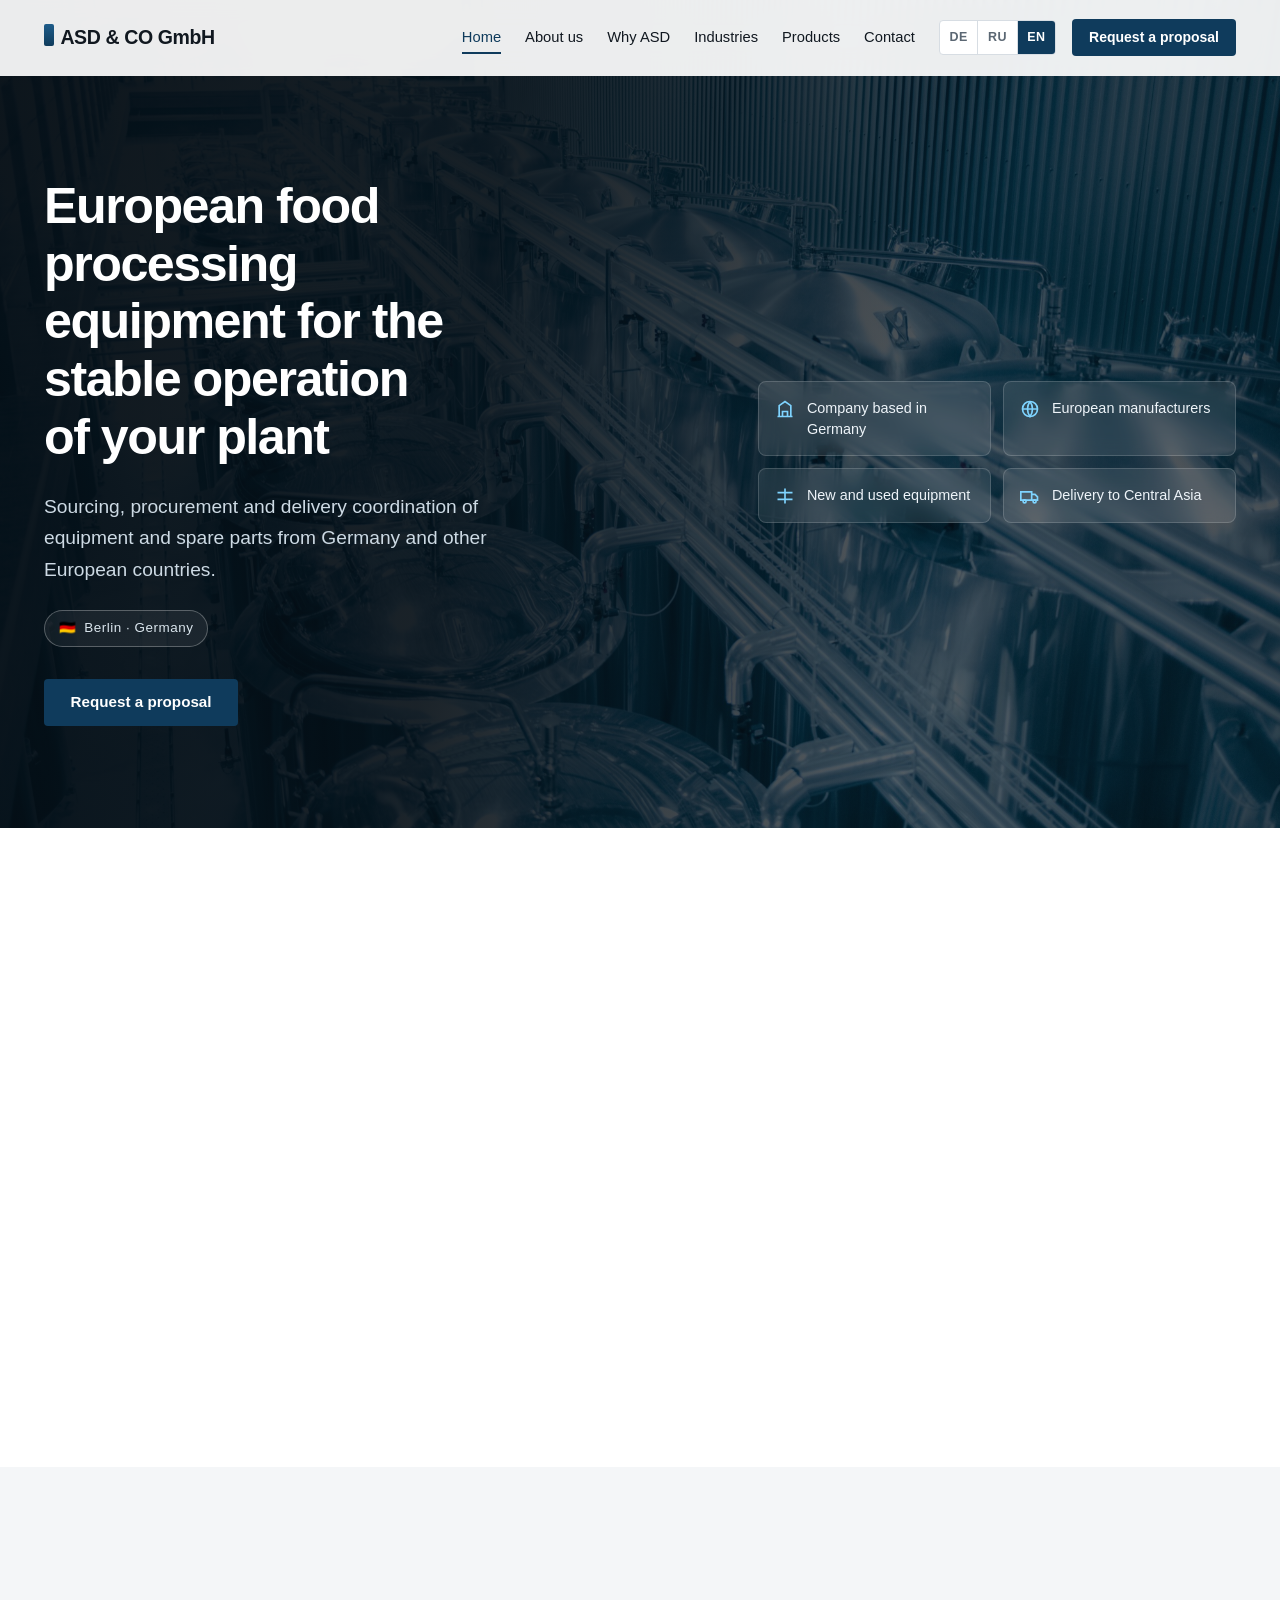
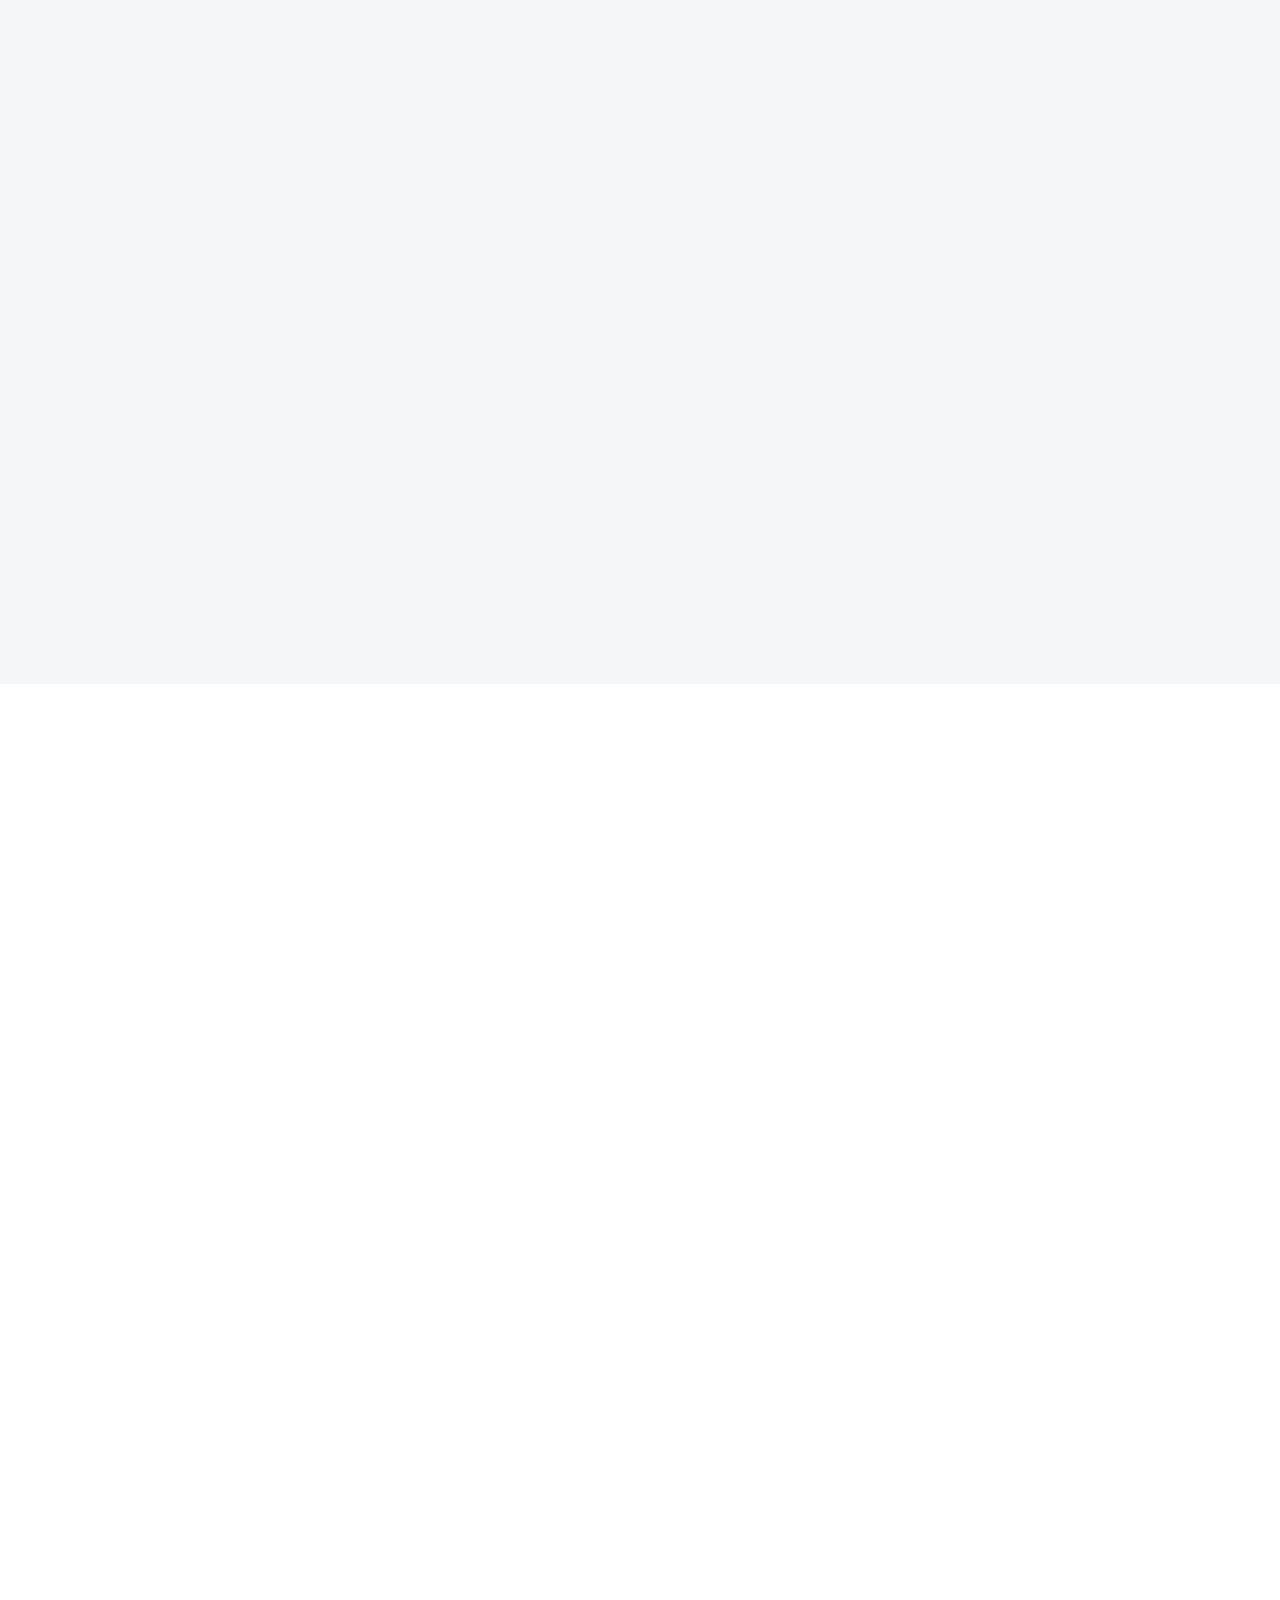
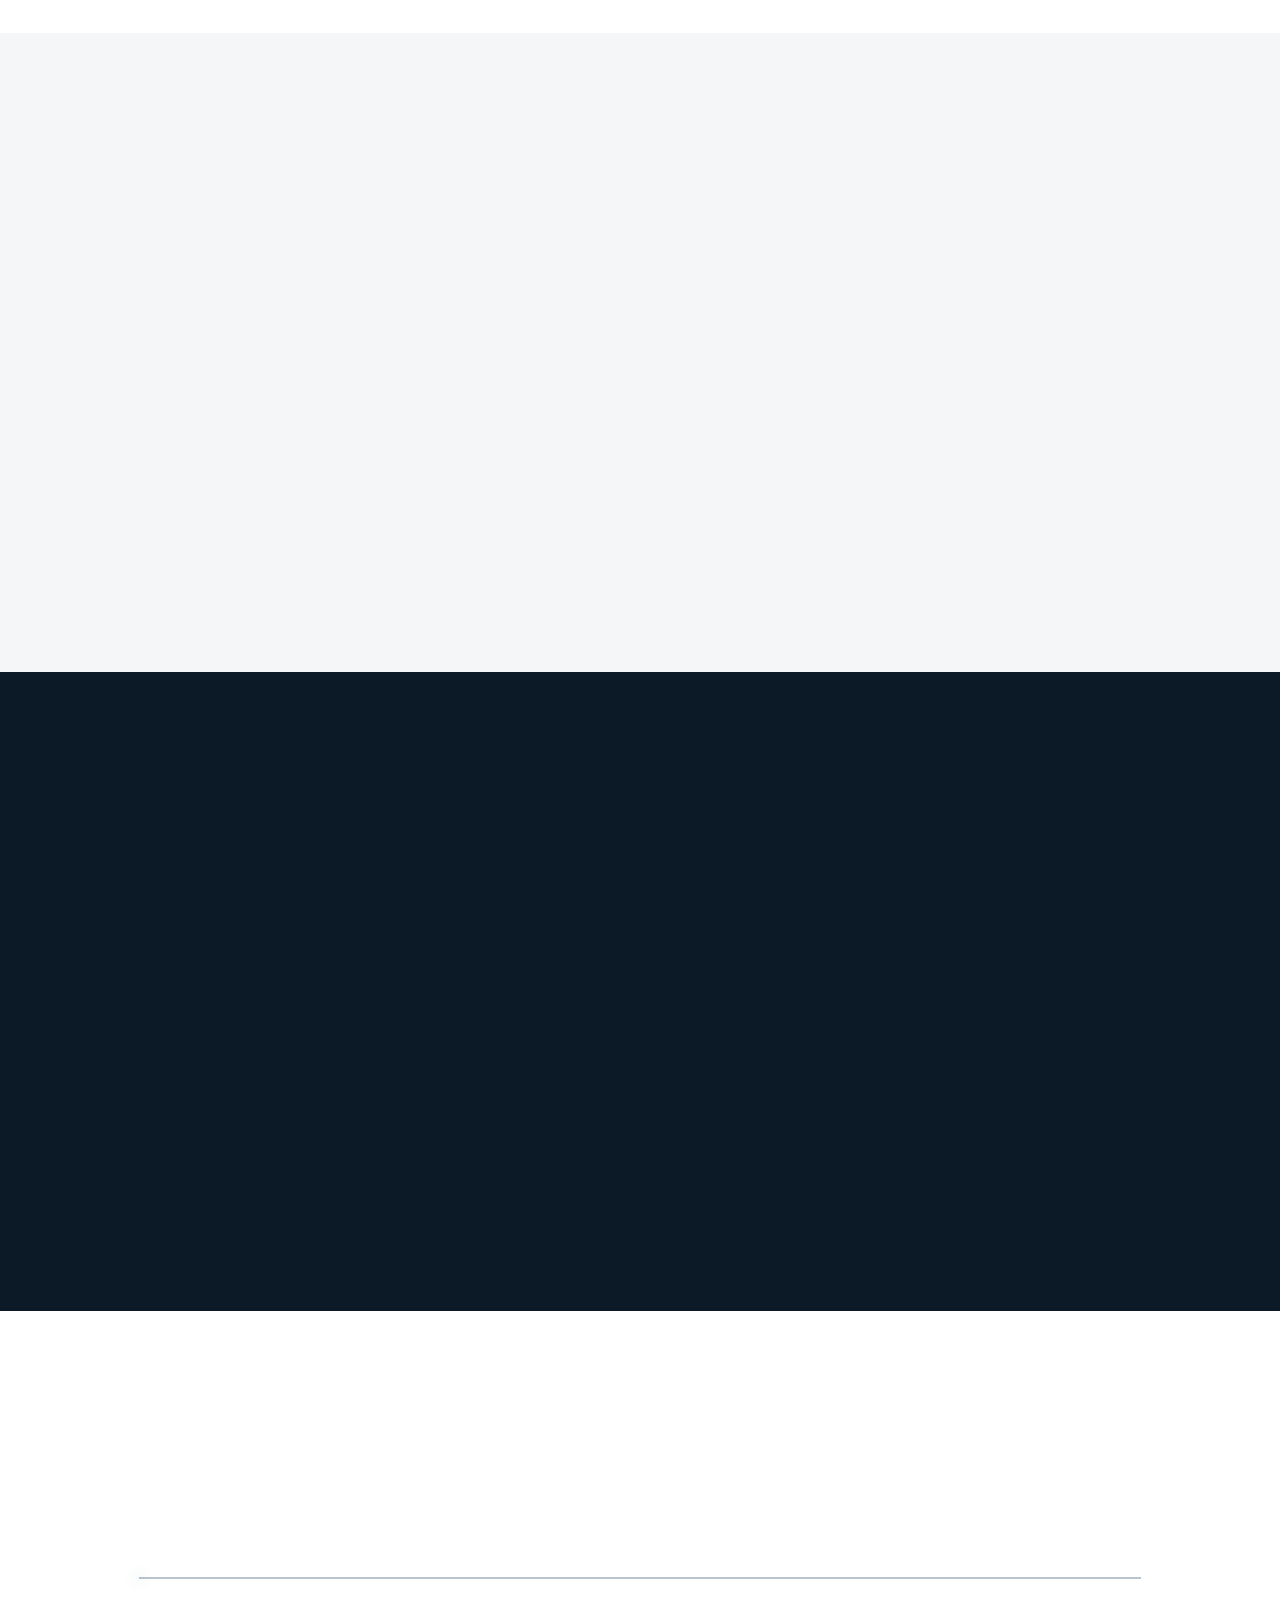
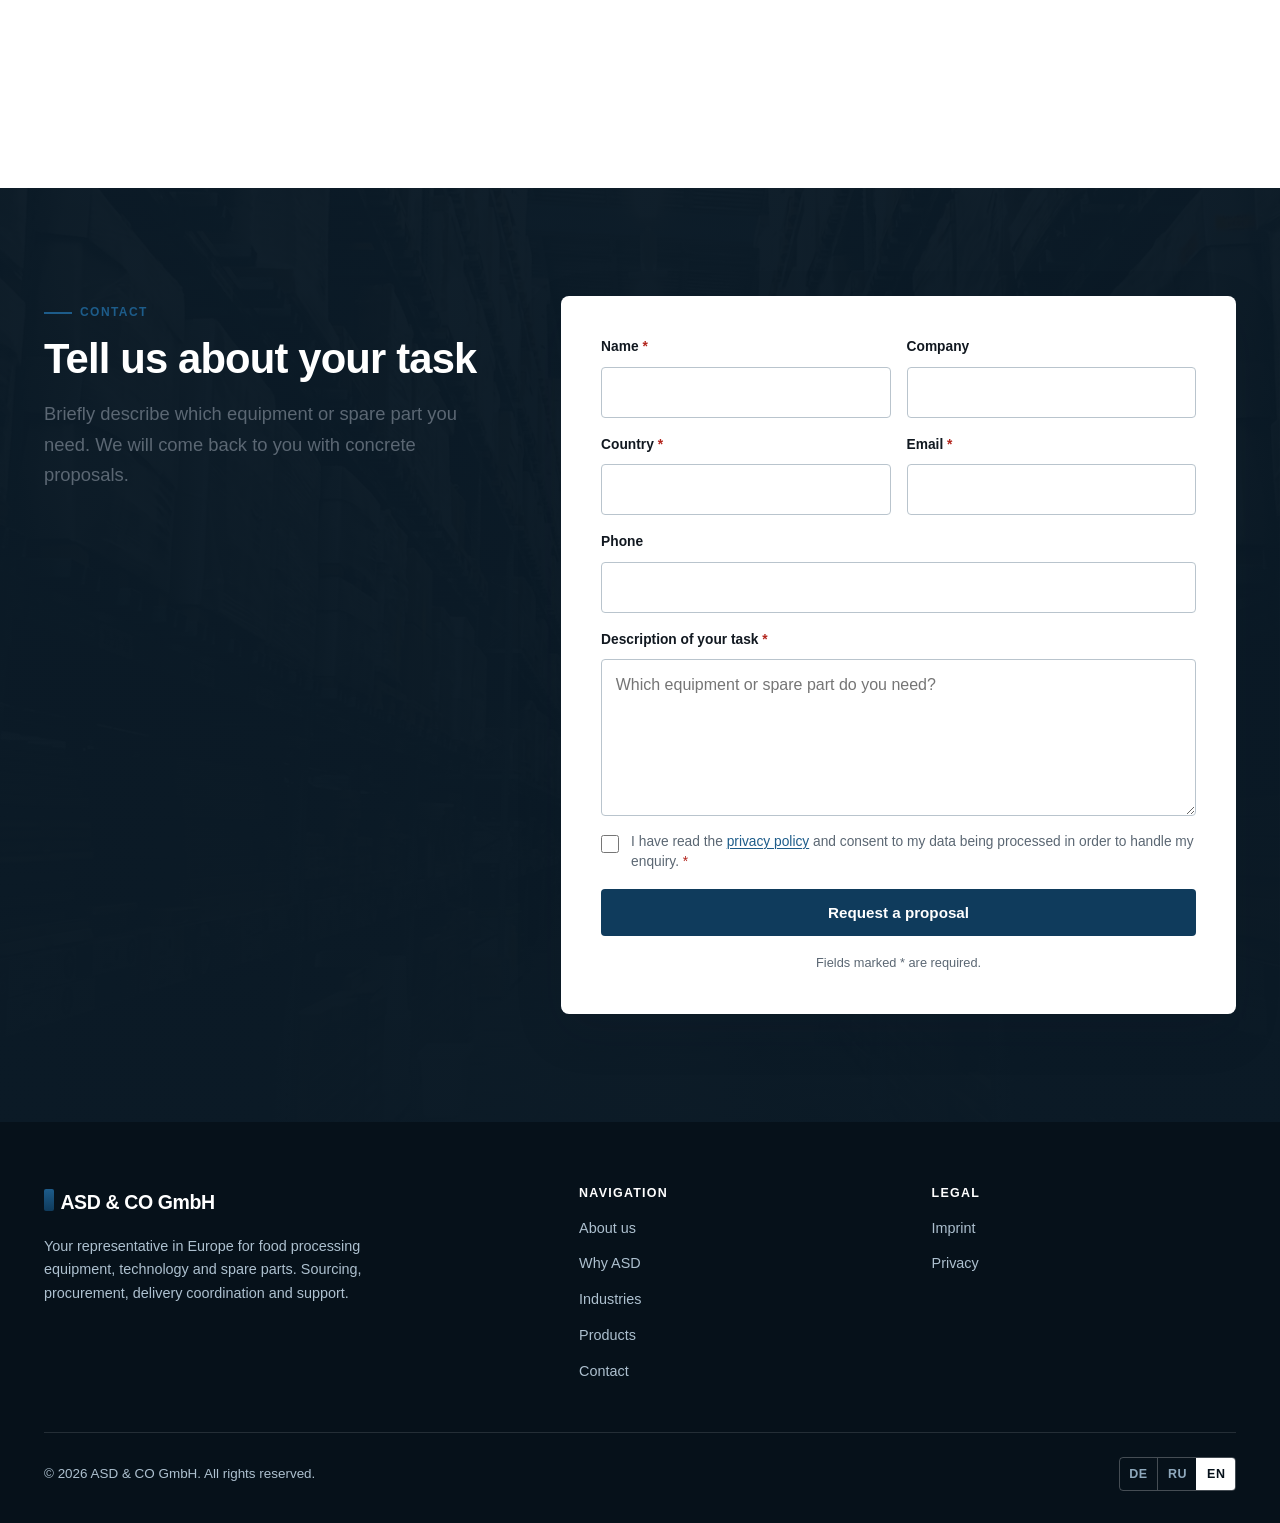
<file: index.html>
<!DOCTYPE html>
<html lang="de">
<head>
<meta charset="utf-8">
<meta name="viewport" content="width=device-width, initial-scale=1">
<title data-i18n="meta.title">ASD &amp; CO GmbH — Europäische Lebensmitteltechnik</title>
<meta name="description" data-i18n-attr="content" data-i18n="meta.description"
      content="Auswahl, Beschaffung und Lieferorganisation von Lebensmittelausrüstung und Ersatzteilen aus Deutschland und Europa. ASD &amp; CO GmbH, Berlin.">
<link rel="stylesheet" href="assets/css/style.css?v=14">
<link rel="icon" href="data:image/svg+xml,<svg xmlns='http://www.w3.org/2000/svg' viewBox='0 0 32 32'><rect width='32' height='32' rx='6' fill='%230f3b5c'/><text x='16' y='22' font-family='Arial' font-size='15' font-weight='bold' fill='white' text-anchor='middle'>A</text></svg>">
</head>
<body>

<a class="skip-link" href="#main" data-i18n="a11y.skip">Zum Inhalt springen</a>

<!-- ====================== Kopfzeile ====================== -->
<header class="header" id="header">
  <div class="header__inner">
    <a class="brand" href="index.html" aria-label="ASD &amp; CO GmbH">
      <span class="brand__mark" aria-hidden="true"></span>
      ASD &amp; CO GmbH
    </a>

    <nav class="nav" id="nav" data-i18n-aria="a11y.nav" aria-label="Hauptnavigation">
      <ul class="nav__list">
        <li><a class="nav__link" href="#hero"       data-i18n="nav.home">Startseite</a></li>
        <li><a class="nav__link" href="#about"      data-i18n="nav.about">Über uns</a></li>
        <li><a class="nav__link" href="#why"        data-i18n="nav.why">Warum ASD</a></li>
        <li><a class="nav__link" href="#industries" data-i18n="nav.industries">Branchen</a></li>
        <li><a class="nav__link" href="#supply"     data-i18n="nav.supply">Produkte</a></li>
        <li><a class="nav__link" href="#contact"    data-i18n="nav.contact">Kontakt</a></li>
      </ul>
    </nav>

    <div class="header__actions">
      <div class="lang" role="group" data-i18n-aria="a11y.lang" aria-label="Sprache wählen">
        <button class="lang__btn" type="button" data-lang="de" aria-pressed="true">DE</button>
        <button class="lang__btn" type="button" data-lang="ru" aria-pressed="false">RU</button>
        <button class="lang__btn" type="button" data-lang="en" aria-pressed="false">EN</button>
      </div>
      <a class="btn btn--primary btn--sm header__cta" href="#contact" data-i18n="cta.offer">Angebot erhalten</a>
    </div>
    <button class="burger" type="button" id="burger" aria-expanded="false" aria-controls="nav"
            data-i18n-aria="a11y.menu" aria-label="Menü öffnen">
      <span></span><span></span><span></span>
    </button>
  </div>
</header>

<main id="main">

<!-- ====================== 1 — Hero ====================== -->
<section class="hero" id="hero">
  <img class="hero__bg" src="assets/images/hero-production.jpg" alt="" aria-hidden="true" width="2000" height="1333" fetchpriority="high">
  <div class="hero__scrim" aria-hidden="true"></div>

  <div class="container hero__inner">
    <div class="hero__content">
      <h1 class="hero__title" data-i18n="hero.title">
        Europäische Lebensmitteltechnik für den stabilen Betrieb Ihrer Produktion
      </h1>
      <p class="hero__sub" data-i18n="hero.sub">
        Auswahl, Beschaffung und Lieferorganisation von Ausrüstung und Ersatzteilen
        aus Deutschland und anderen Ländern Europas.
      </p>
      <p class="hero__location">
        <span aria-hidden="true">🇩🇪</span>
        <span data-i18n="hero.location">Berlin · Deutschland</span>
      </p>
      <div class="hero__actions">
        <a class="btn btn--primary" href="#contact" data-i18n="cta.offer">Angebot erhalten</a>
      </div>
    </div>

    <ul class="hero__cards" style="list-style:none;padding:0;margin:0">
      <li class="hero-card">
        <svg viewBox="0 0 24 24" fill="none" stroke="currentColor" stroke-width="2" aria-hidden="true"><path d="M3 21h18M5 21V8l7-5 7 5v13M9 21v-6h6v6"/></svg>
        <span data-i18n="hero.card1">Unternehmen in Deutschland</span>
      </li>
      <li class="hero-card">
        <svg viewBox="0 0 24 24" fill="none" stroke="currentColor" stroke-width="2" aria-hidden="true"><circle cx="12" cy="12" r="9"/><path d="M3 12h18M12 3a15 15 0 0 1 0 18a15 15 0 0 1 0-18"/></svg>
        <span data-i18n="hero.card2">Europäische Hersteller</span>
      </li>
      <li class="hero-card">
        <svg viewBox="0 0 24 24" fill="none" stroke="currentColor" stroke-width="2" aria-hidden="true"><path d="M12 3v18M3 8h18M3 16h18"/></svg>
        <span data-i18n="hero.card3">Neue und gebrauchte Ausrüstung</span>
      </li>
      <li class="hero-card">
        <svg viewBox="0 0 24 24" fill="none" stroke="currentColor" stroke-width="2" aria-hidden="true"><path d="M1 7h13v10H1zM14 10h4l3 3v4h-7z"/><circle cx="5.5" cy="18.5" r="1.8"/><circle cx="17.5" cy="18.5" r="1.8"/></svg>
        <span data-i18n="hero.card4">Lieferung nach Zentralasien</span>
      </li>
    </ul>
  </div>
</section>

<!-- ====================== 2 — Wer wir sind ====================== -->
<section class="section" id="about">
  <div class="container split reveal">
    <div class="split__media">
      <img src="assets/images/about-berlin.jpg" loading="lazy" width="1600" height="1066"
           data-i18n-alt="about.alt" alt="Moderne Bürogebäude in Berlin">
    </div>
    <div>
      <p class="eyebrow" data-i18n="about.eyebrow">Wer wir sind</p>
      <h2 class="about__name">ASD &amp; CO GmbH</h2>
      <p class="about__role" data-i18n="about.role">
        Ihr Vertreter in Europa für Lebensmittelausrüstung und Technologie
      </p>
      <p class="about__text" data-i18n="about.text1">
        ASD &amp; CO GmbH unterstützt Unternehmen in Zentralasien dabei, Lebensmittelausrüstung
        und Ersatzteile auf dem europäischen Markt zu finden und zu beschaffen.
      </p>
      <p class="about__text" data-i18n="about.text2">
        Wir begleiten das Projekt von der ersten Anfrage bis zur Organisation der Lieferung —
        und bleiben auch nach Abschluss des Geschäfts Partner unserer Kunden.
      </p>
    </div>
  </div>
</section>

<!-- ====================== 3 — Warum Unternehmen uns vertrauen ====================== -->
<section class="section section--muted" id="why">
  <div class="container">
    <div class="section-head section-head--center reveal">
      <p class="eyebrow" style="justify-content:center" data-i18n="why.eyebrow">Unser Ansatz</p>
      <h2 data-i18n="why.title">Warum Unternehmen ASD &amp; CO GmbH vertrauen</h2>
    </div>

    <div class="cards reveal stagger">
      <article class="card">
        <div class="card__icon"><svg viewBox="0 0 24 24" fill="none" stroke="currentColor" stroke-width="2" aria-hidden="true"><circle cx="12" cy="12" r="9"/><path d="M3 12h18M12 3a15 15 0 0 1 0 18a15 15 0 0 1 0-18"/></svg></div>
        <h3 class="card__title" data-i18n="why.c1t">Zugang zum europäischen Markt</h3>
        <p class="card__text" data-i18n="why.c1d">Wir suchen Ausrüstung in ganz Europa.</p>
      </article>

      <article class="card">
        <div class="card__icon"><svg viewBox="0 0 24 24" fill="none" stroke="currentColor" stroke-width="2" aria-hidden="true"><path d="M12 15a3 3 0 1 0 0-6a3 3 0 0 0 0 6z"/><path d="M19.4 15a1.6 1.6 0 0 0 .3 1.8l.1.1a2 2 0 1 1-2.8 2.8l-.1-.1a1.6 1.6 0 0 0-1.8-.3a1.6 1.6 0 0 0-1 1.5V21a2 2 0 1 1-4 0v-.1A1.6 1.6 0 0 0 9 19.4a1.6 1.6 0 0 0-1.8.3l-.1.1a2 2 0 1 1-2.8-2.8l.1-.1a1.6 1.6 0 0 0 .3-1.8a1.6 1.6 0 0 0-1.5-1H3a2 2 0 1 1 0-4h.1A1.6 1.6 0 0 0 4.6 9a1.6 1.6 0 0 0-.3-1.8l-.1-.1a2 2 0 1 1 2.8-2.8l.1.1a1.6 1.6 0 0 0 1.8.3H9a1.6 1.6 0 0 0 1-1.5V3a2 2 0 1 1 4 0v.1a1.6 1.6 0 0 0 1 1.5a1.6 1.6 0 0 0 1.8-.3l.1-.1a2 2 0 1 1 2.8 2.8l-.1.1a1.6 1.6 0 0 0-.3 1.8V9a1.6 1.6 0 0 0 1.5 1H21a2 2 0 1 1 0 4h-.1a1.6 1.6 0 0 0-1.5 1z"/></svg></div>
        <h3 class="card__title" data-i18n="why.c2t">Mehrere Optionen</h3>
        <p class="card__text" data-i18n="why.c2d">Neu. Gebraucht. Verschiedene Hersteller.</p>
      </article>

      <article class="card">
        <div class="card__icon"><svg viewBox="0 0 24 24" fill="none" stroke="currentColor" stroke-width="2" aria-hidden="true"><path d="M11 17H6a3 3 0 0 1 0-6h5M13 7h5a3 3 0 0 1 0 6h-5M8 12h8"/></svg></div>
        <h3 class="card__title" data-i18n="why.c3t">Wir vertreten Ihre Interessen</h3>
        <p class="card__text" data-i18n="why.c3d">Wir wählen Ausrüstung nach Ihrer Aufgabe aus — nicht nach einer bestimmten Marke.</p>
      </article>

      <article class="card">
        <div class="card__icon"><svg viewBox="0 0 24 24" fill="none" stroke="currentColor" stroke-width="2" aria-hidden="true"><circle cx="12" cy="12" r="9"/><path d="M12 7v5l3.5 2"/></svg></div>
        <h3 class="card__title" data-i18n="why.c4t">Wir sparen Ihre Zeit</h3>
        <p class="card__text" data-i18n="why.c4d">Wir übernehmen Suche und Verhandlungen.</p>
      </article>

      <article class="card">
        <div class="card__icon"><svg viewBox="0 0 24 24" fill="none" stroke="currentColor" stroke-width="2" aria-hidden="true"><path d="M12 22s8-4 8-10V5l-8-3l-8 3v7c0 6 8 10 8 10z"/><path d="M9 12l2 2l4-4"/></svg></div>
        <h3 class="card__title" data-i18n="why.c5t">Wir senken Risiken</h3>
        <p class="card__text" data-i18n="why.c5d">Wir helfen, teure Fehler beim Kauf von Ausrüstung zu vermeiden.</p>
      </article>

      <article class="card">
        <div class="card__icon"><svg viewBox="0 0 24 24" fill="none" stroke="currentColor" stroke-width="2" aria-hidden="true"><path d="M14.7 6.3a4 4 0 0 0 5 5l-9.4 9.4a2.8 2.8 0 0 1-4-4z"/></svg></div>
        <h3 class="card__title" data-i18n="why.c6t">Ersatzteile</h3>
        <p class="card__text" data-i18n="why.c6d">Identifikation nach Artikelnummer, Foto oder Dokumentation.</p>
      </article>

      <article class="card">
        <div class="card__icon"><svg viewBox="0 0 24 24" fill="none" stroke="currentColor" stroke-width="2" aria-hidden="true"><path d="M1 7h13v10H1zM14 10h4l3 3v4h-7z"/><circle cx="5.5" cy="18.5" r="1.8"/><circle cx="17.5" cy="18.5" r="1.8"/></svg></div>
        <h3 class="card__title" data-i18n="why.c7t">Organisation der Lieferung</h3>
        <p class="card__text" data-i18n="why.c7d">Gemeinsam mit unseren Logistikpartnern.</p>
      </article>

      <article class="card">
        <div class="card__icon"><svg viewBox="0 0 24 24" fill="none" stroke="currentColor" stroke-width="2" aria-hidden="true"><path d="M6.5 9a3.5 3.5 0 1 0 0 6c2.5 0 3.5-3 5.5-3s3 3 5.5 3a3.5 3.5 0 1 0 0-6c-2.5 0-3.5 3-5.5 3s-3-3-5.5-3z"/></svg></div>
        <h3 class="card__title" data-i18n="why.c8t">Langfristige Zusammenarbeit</h3>
        <p class="card__text" data-i18n="why.c8d">Wir unterstützen Sie auch nach der Lieferung.</p>
      </article>
    </div>
  </div>
</section>

<!-- ====================== 4 — Branchen ====================== -->
<section class="section" id="industries">
  <div class="container">
    <div class="section-head section-head--center reveal">
      <p class="eyebrow" style="justify-content:center" data-i18n="ind.eyebrow">Branchen</p>
      <h2 data-i18n="ind.title">Unsere Branchen</h2>
    </div>

    <div class="tiles reveal stagger">
      <article class="tile">
        <img src="assets/images/industry-dairy.jpg" loading="lazy" width="1200" height="800"
             data-i18n-alt="ind.dairyAlt" alt="Milchprodukte">
        <div class="tile__scrim"></div>
        <h3 class="tile__label">
          <svg viewBox="0 0 24 24" fill="none" stroke="currentColor" stroke-width="2" aria-hidden="true"><path d="M8 2h8l-1 4v2l2 3v11H7V11l2-3V6z"/></svg>
          <span data-i18n="ind.dairy">Molkereiindustrie</span>
        </h3>
      </article>

      <article class="tile">
        <img src="assets/images/industry-cheese.jpg" loading="lazy" width="1200" height="840"
             data-i18n-alt="ind.cheeseAlt" alt="Käselaibe">
        <div class="tile__scrim"></div>
        <h3 class="tile__label">
          <svg viewBox="0 0 24 24" fill="none" stroke="currentColor" stroke-width="2" aria-hidden="true"><path d="M3 12l9-6l9 6v7H3z"/><circle cx="8" cy="16" r="1"/><circle cx="14" cy="15" r="1.2"/></svg>
          <span data-i18n="ind.cheese">Käseherstellung</span>
        </h3>
      </article>

      <article class="tile">
        <img src="assets/images/industry-beverages.jpg" loading="lazy" width="1200" height="800"
             data-i18n-alt="ind.bevAlt" alt="Getränkeherstellung">
        <div class="tile__scrim"></div>
        <h3 class="tile__label">
          <svg viewBox="0 0 24 24" fill="none" stroke="currentColor" stroke-width="2" aria-hidden="true"><path d="M8 3h8l-1 18H9zM8 8h8"/></svg>
          <span data-i18n="ind.bev">Getränkeproduktion</span>
        </h3>
      </article>

      <article class="tile">
        <img src="assets/images/industry-meat.jpg" loading="lazy" width="1400" height="1050"
             data-i18n-alt="ind.meatAlt" alt="Fleischverarbeitung">
        <div class="tile__scrim"></div>
        <h3 class="tile__label">
          <svg viewBox="0 0 24 24" fill="none" stroke="currentColor" stroke-width="2" aria-hidden="true"><path d="M4 14a8 8 0 1 1 16 0a8 8 0 0 1-16 0z"/><circle cx="12" cy="14" r="3"/></svg>
          <span data-i18n="ind.meat">Fleischverarbeitung</span>
        </h3>
      </article>

      <article class="tile">
        <img src="assets/images/industry-packaging.jpg" loading="lazy" width="1200" height="800"
             data-i18n-alt="ind.packAlt" alt="Abfüllung und Verpackung">
        <div class="tile__scrim"></div>
        <h3 class="tile__label">
          <svg viewBox="0 0 24 24" fill="none" stroke="currentColor" stroke-width="2" aria-hidden="true"><path d="M3 8l9-5l9 5v8l-9 5l-9-5z"/><path d="M3 8l9 5l9-5M12 13v8"/></svg>
          <span data-i18n="ind.pack">Abfüllung und Verpackung</span>
        </h3>
      </article>

      <article class="tile">
        <img src="assets/images/industry-kitchen.jpg" loading="lazy" width="1400" height="1050"
             data-i18n-alt="ind.kitchenAlt" alt="Professionelle Küche">
        <div class="tile__scrim"></div>
        <h3 class="tile__label">
          <svg viewBox="0 0 24 24" fill="none" stroke="currentColor" stroke-width="2" aria-hidden="true"><path d="M6 2v8M9 2v8M7.5 10v12M16 2c-2 2-2 6 0 8v12"/></svg>
          <span data-i18n="ind.kitchen">Professionelle Küchen</span>
        </h3>
      </article>
    </div>
  </div>
</section>

<!-- ====================== 5 — Was wir liefern ====================== -->
<section class="section section--muted" id="supply">
  <div class="container split reveal">
    <div class="split__media">
      <img src="assets/images/equipment.jpg" loading="lazy" width="1400" height="933"
           data-i18n-alt="supply.alt" alt="Pumpe, Ventil und Rohrleitungen aus Edelstahl">
    </div>
    <div>
      <p class="eyebrow" data-i18n="supply.eyebrow">Produkte</p>
      <h2 data-i18n="supply.title">Unsere Produkte</h2>
      <ul class="supply__list reveal stagger">
        <li class="supply__item"><svg viewBox="0 0 24 24" fill="none" stroke="currentColor" stroke-width="2" aria-hidden="true"><path d="M4 6h16M4 12h16M4 18h16"/></svg><span data-i18n="supply.i1">Technologische Linien</span></li>
        <li class="supply__item"><svg viewBox="0 0 24 24" fill="none" stroke="currentColor" stroke-width="2" aria-hidden="true"><path d="M4 14a8 8 0 0 1 16 0v6H4z"/><path d="M8 8V4M16 8V4"/></svg><span data-i18n="supply.i2">Pasteurisatoren</span></li>
        <li class="supply__item"><svg viewBox="0 0 24 24" fill="none" stroke="currentColor" stroke-width="2" aria-hidden="true"><circle cx="12" cy="12" r="8"/><circle cx="12" cy="12" r="3"/></svg><span data-i18n="supply.i3">Separatoren</span></li>
        <li class="supply__item"><svg viewBox="0 0 24 24" fill="none" stroke="currentColor" stroke-width="2" aria-hidden="true"><path d="M5 4v16M9 4v16M13 4v16M17 4v16"/></svg><span data-i18n="supply.i4">Wärmetauscher</span></li>
        <li class="supply__item"><svg viewBox="0 0 24 24" fill="none" stroke="currentColor" stroke-width="2" aria-hidden="true"><circle cx="10" cy="12" r="6"/><path d="M16 12h5M10 6V3"/></svg><span data-i18n="supply.i5">Pumpen</span></li>
        <li class="supply__item"><svg viewBox="0 0 24 24" fill="none" stroke="currentColor" stroke-width="2" aria-hidden="true"><path d="M12 3v6M8 9h8v5H8zM3 20h18"/></svg><span data-i18n="supply.i6">Ventile</span></li>
        <li class="supply__item"><svg viewBox="0 0 24 24" fill="none" stroke="currentColor" stroke-width="2" aria-hidden="true"><rect x="6" y="4" width="12" height="16" rx="4"/><path d="M6 10h12"/></svg><span data-i18n="supply.i7">Tanks und Behälter</span></li>
        <li class="supply__item"><svg viewBox="0 0 24 24" fill="none" stroke="currentColor" stroke-width="2" aria-hidden="true"><path d="M3 8l9-5l9 5v8l-9 5l-9-5z"/><path d="M3 8l9 5l9-5"/></svg><span data-i18n="supply.i8">Verpackungstechnik</span></li>
        <li class="supply__item"><svg viewBox="0 0 24 24" fill="none" stroke="currentColor" stroke-width="2" aria-hidden="true"><path d="M6 2v8M9 2v8M7.5 10v12M16 2c-2 2-2 6 0 8v12"/></svg><span data-i18n="supply.i9">Professionelle Küchen</span></li>
        <li class="supply__item"><svg viewBox="0 0 24 24" fill="none" stroke="currentColor" stroke-width="2" aria-hidden="true"><path d="M14.7 6.3a4 4 0 0 0 5 5l-9.4 9.4a2.8 2.8 0 0 1-4-4z"/></svg><span data-i18n="supply.i10">Ersatzteile</span></li>
      </ul>
    </div>
  </div>
</section>

<!-- ====================== 6 — Europäische Qualität ====================== -->
<section class="section section--deep" id="quality">
  <div class="container split split--reverse reveal">
    <div class="split__media">
      <img src="assets/images/quality.jpg" loading="lazy" width="1400" height="953"
           data-i18n-alt="quality.alt" alt="Plattenwärmetauscher aus Edelstahl">
    </div>
    <div>
      <p class="eyebrow" data-i18n="quality.eyebrow">Europäische Qualität</p>
      <h2 data-i18n="quality.title">Warum europäische Ausrüstung</h2>
      <ul class="checks reveal stagger">
        <li><svg viewBox="0 0 24 24" fill="none" stroke="currentColor" stroke-width="2.2" aria-hidden="true"><path d="M20 6L9 17l-5-5"/></svg><span data-i18n="quality.p1">Lange Lebensdauer</span></li>
        <li><svg viewBox="0 0 24 24" fill="none" stroke="currentColor" stroke-width="2.2" aria-hidden="true"><path d="M20 6L9 17l-5-5"/></svg><span data-i18n="quality.p2">Stabiler Betrieb der Produktion</span></li>
        <li><svg viewBox="0 0 24 24" fill="none" stroke="currentColor" stroke-width="2.2" aria-hidden="true"><path d="M20 6L9 17l-5-5"/></svg><span data-i18n="quality.p3">Originalersatzteile</span></li>
        <li><svg viewBox="0 0 24 24" fill="none" stroke="currentColor" stroke-width="2.2" aria-hidden="true"><path d="M20 6L9 17l-5-5"/></svg><span data-i18n="quality.p4">Zuverlässigkeit im langfristigen Betrieb</span></li>
      </ul>
      <p class="pullquote" data-i18n="quality.note">
        Wir helfen bei der Auswahl von Ausrüstung nicht nur nach dem Kaufpreis,
        sondern nach ihrer Wirtschaftlichkeit über die gesamte Nutzungsdauer.
      </p>
    </div>
  </div>
</section>

<!-- ====================== 7 — Wie wir arbeiten ====================== -->
<section class="section" id="process">
  <div class="container">
    <div class="section-head section-head--center reveal">
      <p class="eyebrow" style="justify-content:center" data-i18n="proc.eyebrow">Ablauf</p>
      <h2 data-i18n="proc.title">Wie wir arbeiten</h2>
    </div>

    <ol class="timeline reveal" style="list-style:none;padding:0">
      <li class="step"><div class="step__dot">1</div><div><h3 class="step__title" data-i18n="proc.s1t">Anfrage</h3><p class="step__text" data-i18n="proc.s1d">Sie beschreiben Ihre Aufgabe.</p></div></li>
      <li class="step"><div class="step__dot">2</div><div><h3 class="step__title" data-i18n="proc.s2t">Auswahl</h3><p class="step__text" data-i18n="proc.s2d">Wir suchen passende Lösungen in Europa.</p></div></li>
      <li class="step"><div class="step__dot">3</div><div><h3 class="step__title" data-i18n="proc.s3t">Angebote</h3><p class="step__text" data-i18n="proc.s3d">Sie erhalten mehrere Varianten zum Vergleich.</p></div></li>
      <li class="step"><div class="step__dot">4</div><div><h3 class="step__title" data-i18n="proc.s4t">Abstimmung</h3><p class="step__text" data-i18n="proc.s4d">Wir klären Technik und Konditionen.</p></div></li>
      <li class="step"><div class="step__dot">5</div><div><h3 class="step__title" data-i18n="proc.s5t">Lieferorganisation</h3><p class="step__text" data-i18n="proc.s5d">Wir koordinieren Logistik und Dokumente.</p></div></li>
      <li class="step"><div class="step__dot">6</div><div><h3 class="step__title" data-i18n="proc.s6t">Betreuung</h3><p class="step__text" data-i18n="proc.s6d">Wir bleiben nach der Lieferung erreichbar.</p></div></li>
    </ol>
  </div>
</section>

<!-- ====================== 8 — Kontakt ====================== -->
<section class="contact section" id="contact">
  <img class="contact__bg" src="assets/images/contact-logistics.jpg" alt="" aria-hidden="true" loading="lazy" width="1400" height="1867">
  <div class="contact__scrim" aria-hidden="true"></div>

  <div class="container contact__inner">
    <div class="contact__grid">
      <div>
        <p class="eyebrow" data-i18n="contact.eyebrow">Kontakt</p>
        <h2 data-i18n="contact.title">Erzählen Sie uns von Ihrer Aufgabe</h2>
        <p class="lead" data-i18n="contact.lead">
          Beschreiben Sie kurz, welche Ausrüstung oder welches Ersatzteil Sie benötigen.
          Wir melden uns mit konkreten Vorschlägen zurück.
        </p>

        <ul class="contact__facts reveal stagger">
          <li class="contact__fact">
            <svg viewBox="0 0 24 24" fill="none" stroke="currentColor" stroke-width="2" aria-hidden="true"><path d="M21 10c0 6-9 12-9 12s-9-6-9-12a9 9 0 0 1 18 0z"/><circle cx="12" cy="10" r="3"/></svg>
            <div>
              <div class="contact__fact-label" data-i18n="contact.addrLabel">Adresse</div>
              <div class="contact__fact-value">ASD &amp; CO GmbH<br>Zimmerstr. 26/27<br>10969 Berlin, <span data-i18n="contact.country">Deutschland</span></div>
            </div>
          </li>
          <li class="contact__fact">
            <svg viewBox="0 0 24 24" fill="none" stroke="currentColor" stroke-width="2" aria-hidden="true"><rect x="2" y="4" width="20" height="16" rx="2"/><path d="m2 7 10 6 10-6"/></svg>
            <div>
              <div class="contact__fact-label" data-i18n="contact.mailLabel">E-Mail</div>
              <div class="contact__fact-value"><a href="mailto:info@asd-co.de">info@asd-co.de</a></div>
            </div>
          </li>
          <li class="contact__fact">
            <svg viewBox="0 0 24 24" fill="none" stroke="currentColor" stroke-width="2" aria-hidden="true"><path d="M22 16.9v3a2 2 0 0 1-2.2 2A19.8 19.8 0 0 1 2.1 4.2A2 2 0 0 1 4.1 2h3a2 2 0 0 1 2 1.7c.1 1 .4 2 .7 2.9a2 2 0 0 1-.4 2.1L8.1 9.9a16 16 0 0 0 6 6l1.2-1.2a2 2 0 0 1 2.1-.5c.9.4 1.9.6 2.9.8a2 2 0 0 1 1.7 2z"/></svg>
            <div>
              <div class="contact__fact-label" data-i18n="contact.phoneLabel">Telefon</div>
              <div class="contact__fact-value"><a href="tel:+493050956276">030-509-562-76</a></div>
            </div>
          </li>
        </ul>
      </div>

      <!-- Formular -->
      <div class="form" id="form-wrap">
        <form class="form__body" id="contact-form" novalidate>
          <div class="form__grid">
            <div class="field">
              <!-- Das Sternchen steht bewusst AUSSERHALB des übersetzten Knotens:
                   data-i18n setzt textContent und würde es sonst mit entfernen. -->
              <label class="field__label" for="f-name"><span data-i18n="form.name">Name</span> <span class="field__req">*</span></label>
              <input type="text" id="f-name" name="name" autocomplete="name" required>
              <span class="field__error" data-i18n="form.errRequired">Bitte füllen Sie dieses Feld aus.</span>
            </div>

            <div class="field">
              <label class="field__label" for="f-company" data-i18n="form.company">Unternehmen</label>
              <input type="text" id="f-company" name="company" autocomplete="organization">
            </div>

            <div class="field">
              <label class="field__label" for="f-country"><span data-i18n="form.country">Land</span> <span class="field__req">*</span></label>
              <input type="text" id="f-country" name="country" autocomplete="country-name" required>
              <span class="field__error" data-i18n="form.errRequired">Bitte füllen Sie dieses Feld aus.</span>
            </div>

            <div class="field">
              <label class="field__label" for="f-email"><span data-i18n="form.email">E-Mail</span> <span class="field__req">*</span></label>
              <input type="email" id="f-email" name="email" autocomplete="email" required>
              <span class="field__error" data-i18n="form.errEmail">Bitte geben Sie eine gültige E-Mail-Adresse ein.</span>
            </div>

            <div class="field field--full">
              <label class="field__label" for="f-phone" data-i18n="form.phone">Telefon</label>
              <input type="tel" id="f-phone" name="phone" autocomplete="tel">
            </div>

            <div class="field field--full">
              <label class="field__label" for="f-message"><span data-i18n="form.message">Beschreibung der Aufgabe</span> <span class="field__req">*</span></label>
              <textarea id="f-message" name="message" rows="5" required
                        data-i18n-placeholder="form.messagePh"
                        placeholder="Welche Ausrüstung oder welches Ersatzteil benötigen Sie?"></textarea>
              <span class="field__error" data-i18n="form.errRequired">Bitte füllen Sie dieses Feld aus.</span>
            </div>

            <div class="field field--full">
              <div class="consent">
                <input type="checkbox" id="f-consent" name="consent" required>
                <label for="f-consent"><span data-i18n-html="form.consent">Ich habe die <a href="datenschutz.html">Datenschutzerklärung</a> gelesen und stimme der
                  Verarbeitung meiner Daten zur Bearbeitung meiner Anfrage zu.</span> <span class="field__req">*</span></label>
              </div>
              <span class="field__error" data-i18n="form.errConsent">Bitte stimmen Sie der Datenverarbeitung zu.</span>
            </div>

            <div class="field field--full">
              <button class="btn btn--primary btn--block" type="submit" data-i18n="cta.offer">Angebot erhalten</button>
            </div>
          </div>
          <p class="form__note" data-i18n="form.note">Felder mit * sind Pflichtfelder.</p>
          <p class="form__sendError" id="form-send-error" role="alert" hidden data-i18n-html="form.sendError">
            Die Anfrage konnte nicht gesendet werden. Bitte versuchen Sie es erneut oder schreiben Sie uns direkt an <a href="mailto:info@asd-co.de">info@asd-co.de</a>.
          </p>
        </form>

        <div class="form__success" role="status" aria-live="polite">
          <svg viewBox="0 0 24 24" fill="none" stroke="currentColor" stroke-width="2" aria-hidden="true"><circle cx="12" cy="12" r="10"/><path d="M8 12l3 3l5-6"/></svg>
          <h3 data-i18n="form.successTitle">Vielen Dank für Ihre Anfrage</h3>
          <p data-i18n="form.successText">Wir haben Ihre Angaben erhalten und melden uns in Kürze bei Ihnen.</p>
        </div>
      </div>
    </div>
  </div>
</section>

</main>

<!-- ====================== Fußzeile ====================== -->
<footer class="footer">
  <div class="container">
    <div class="footer__grid">
      <div class="footer__brand-col">
        <a class="brand" href="index.html">
          <span class="brand__mark" aria-hidden="true"></span>
          ASD &amp; CO GmbH
        </a>
        <p class="footer__about" data-i18n="footer.about">
          Ihr Vertreter in Europa für Lebensmittelausrüstung, Technologie und Ersatzteile.
          Auswahl, Beschaffung, Lieferorganisation und Betreuung.
        </p>
      </div>

      <div>
        <h2 class="footer__title" data-i18n="footer.navTitle">Navigation</h2>
        <ul class="footer__list">
          <li><a href="index.html#about"      data-i18n="nav.about">Über uns</a></li>
          <li><a href="index.html#why"        data-i18n="nav.why">Warum ASD</a></li>
          <li><a href="index.html#industries" data-i18n="nav.industries">Branchen</a></li>
          <li><a href="index.html#supply"     data-i18n="nav.supply">Produkte</a></li>
          <li><a href="index.html#contact"    data-i18n="nav.contact">Kontakt</a></li>
        </ul>
      </div>

      <div>
        <h2 class="footer__title" data-i18n="footer.legalTitle">Rechtliches</h2>
        <ul class="footer__list">
          <li><a href="impressum.html"   data-i18n="footer.imprint">Impressum</a></li>
          <li><a href="datenschutz.html" data-i18n="footer.privacy">Datenschutz</a></li>
        </ul>
      </div>
    </div>

    <div class="footer__bottom">
      <p>© <span id="year">2026</span> ASD &amp; CO GmbH. <span data-i18n="footer.rights">Alle Rechte vorbehalten.</span></p>
      <div class="lang" role="group" data-i18n-aria="a11y.lang" aria-label="Sprache wählen">
        <button class="lang__btn" type="button" data-lang="de" aria-pressed="true">DE</button>
        <button class="lang__btn" type="button" data-lang="ru" aria-pressed="false">RU</button>
        <button class="lang__btn" type="button" data-lang="en" aria-pressed="false">EN</button>
      </div>
    </div>
  </div>
</footer>

<script src="assets/js/i18n.js?v=14"></script>
<script src="assets/js/main.js?v=14"></script>
</body>
</html>
</file>
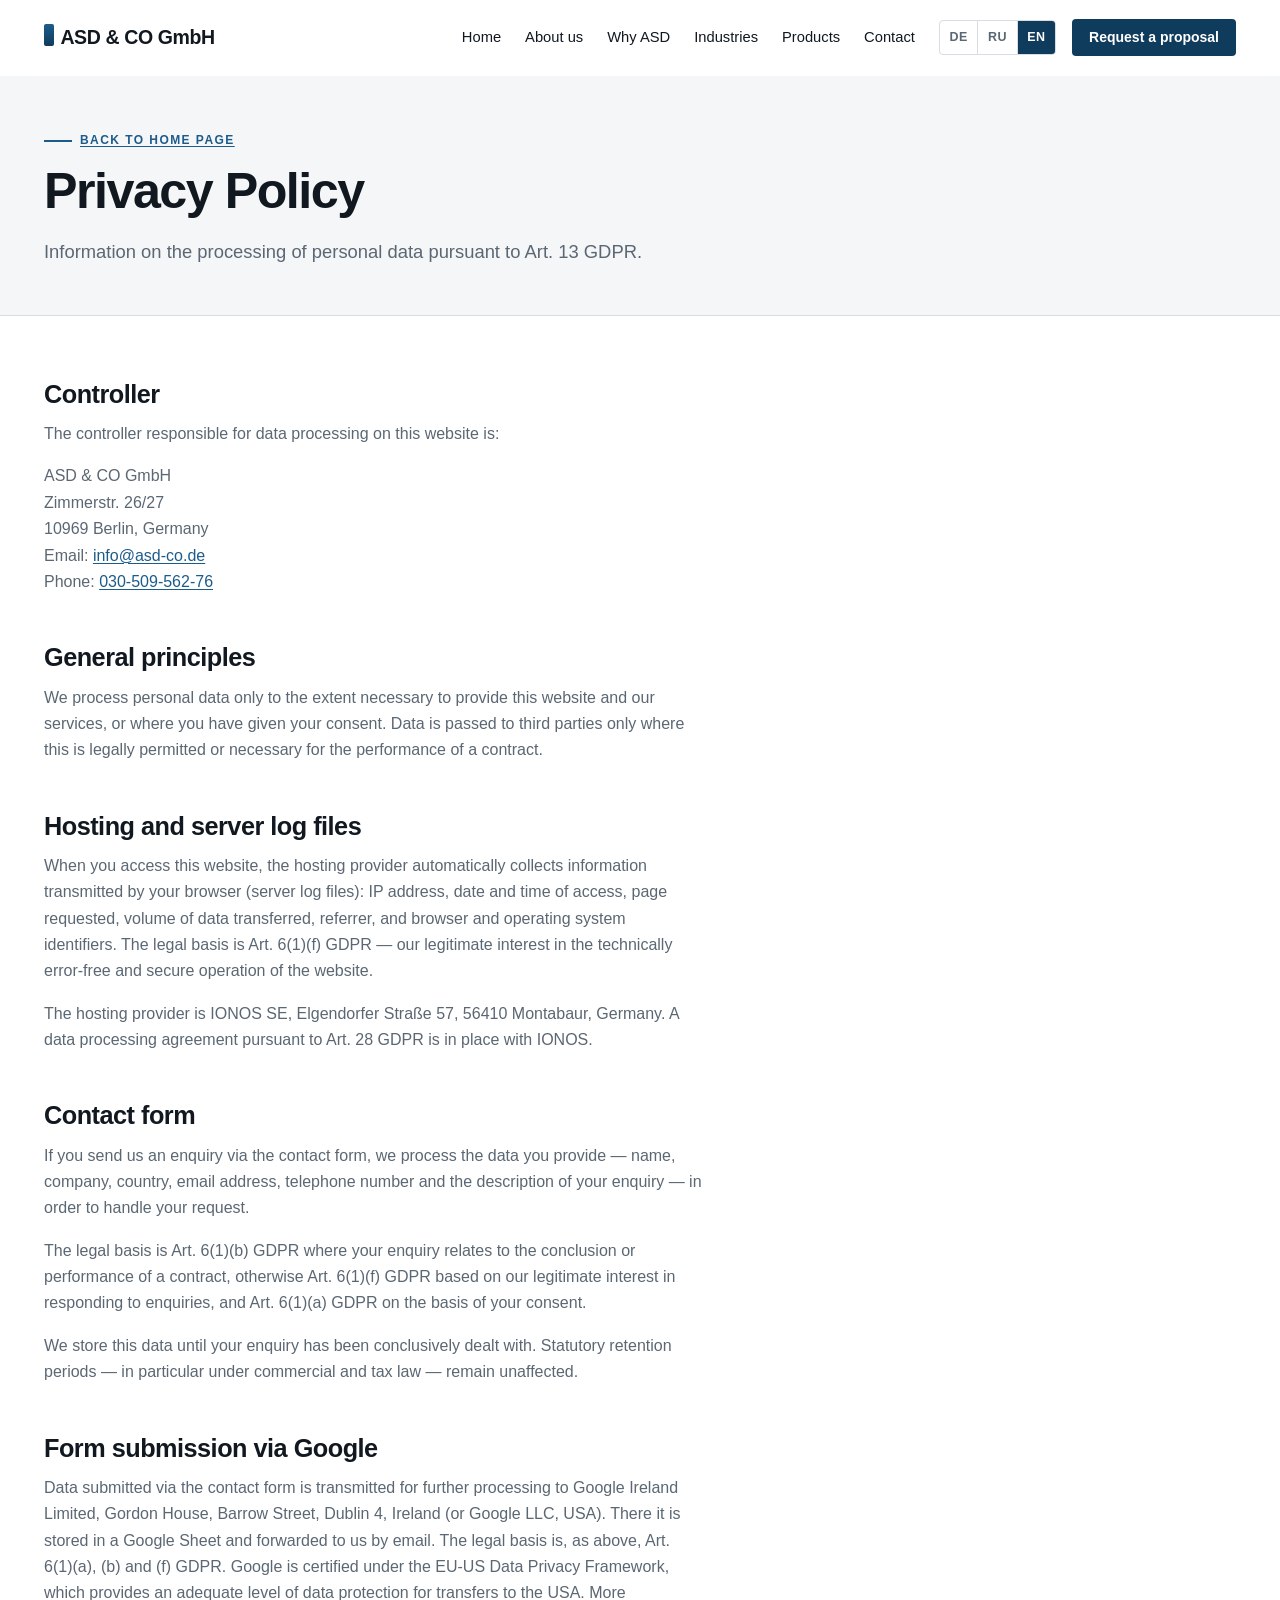
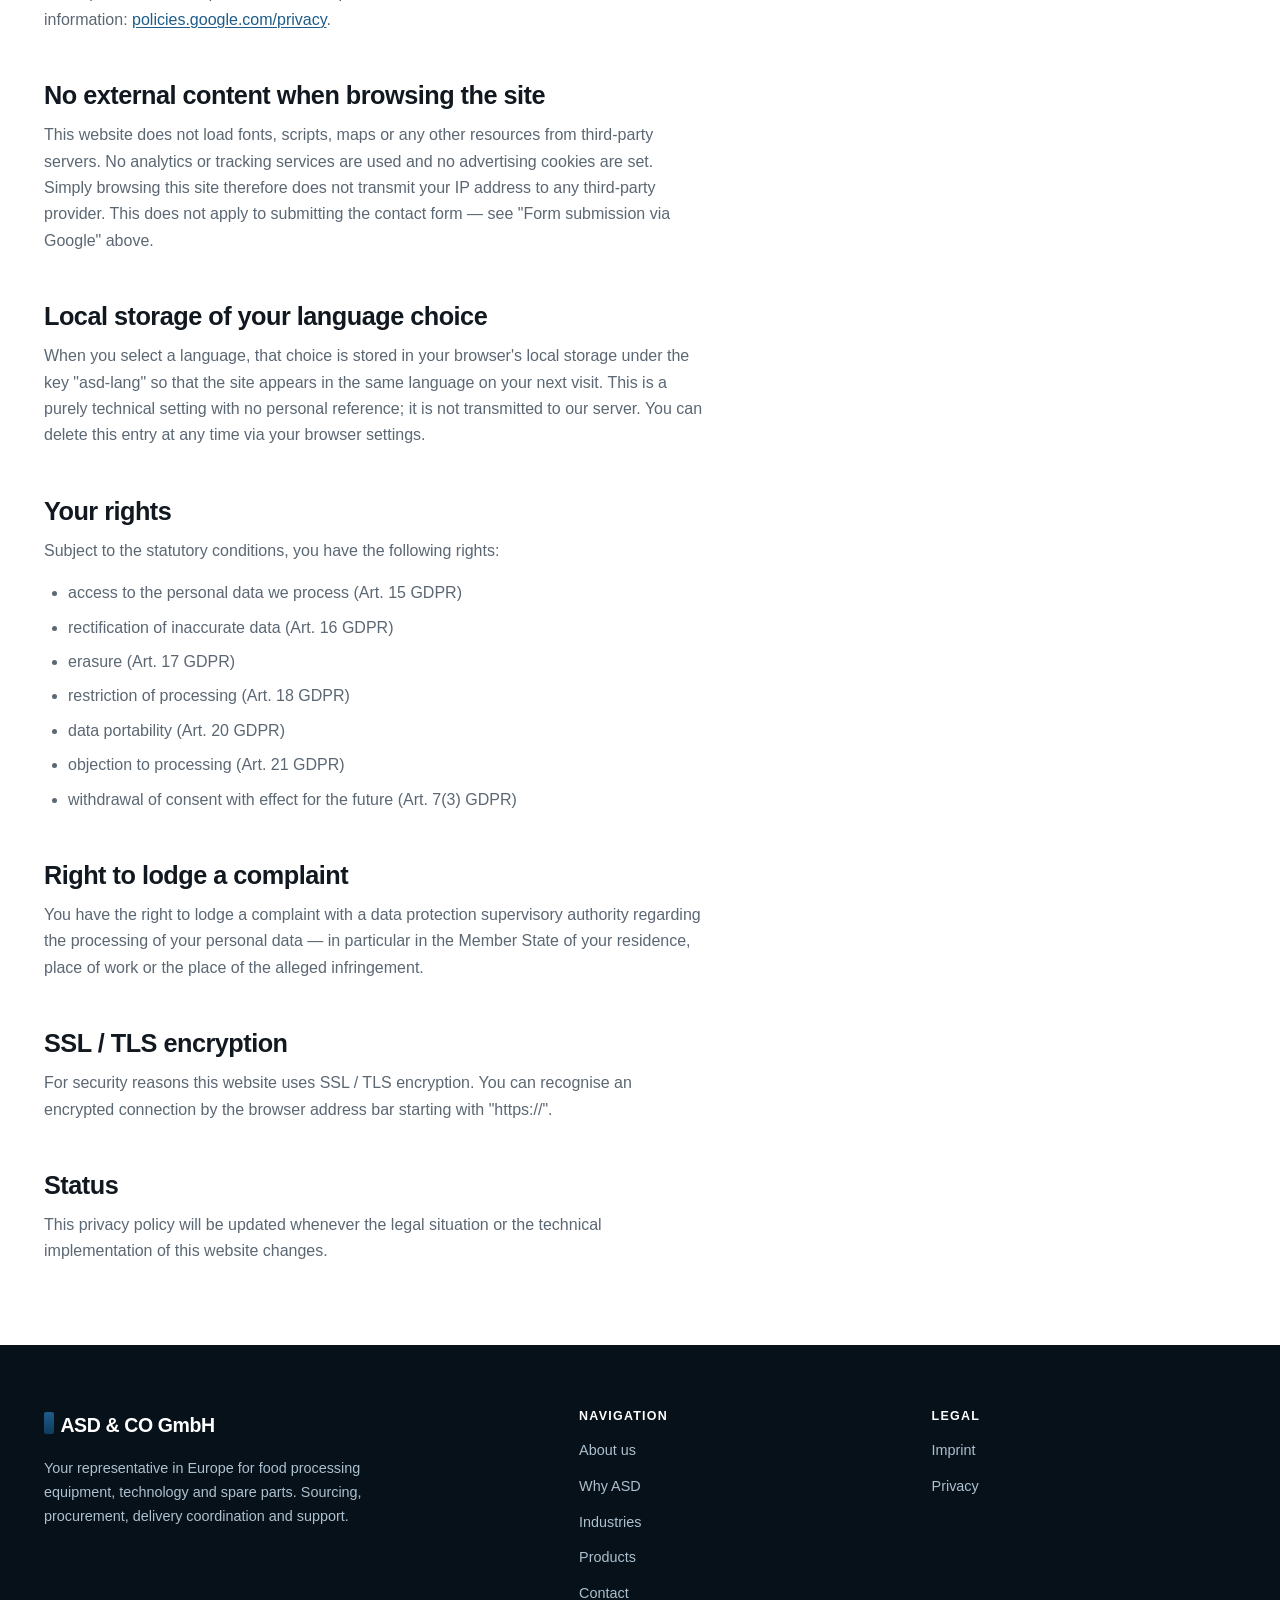
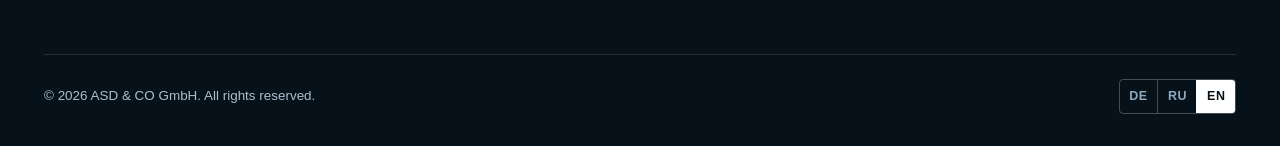
<file: datenschutz.html>
<!DOCTYPE html>
<html lang="de">
<head>
<meta charset="utf-8">
<meta name="viewport" content="width=device-width, initial-scale=1">
<title data-i18n="prv.metaTitle">Datenschutzerklärung — ASD &amp; CO GmbH</title>
<meta name="robots" content="noindex">
<link rel="stylesheet" href="assets/css/style.css?v=14">
<link rel="icon" href="data:image/svg+xml,<svg xmlns='http://www.w3.org/2000/svg' viewBox='0 0 32 32'><rect width='32' height='32' rx='6' fill='%230f3b5c'/><text x='16' y='22' font-family='Arial' font-size='15' font-weight='bold' fill='white' text-anchor='middle'>A</text></svg>">
</head>
<body>

<a class="skip-link" href="#main" data-i18n="a11y.skip">Zum Inhalt springen</a>

<header class="header" id="header">
  <div class="header__inner">
    <a class="brand" href="index.html" aria-label="ASD &amp; CO GmbH">
      <span class="brand__mark" aria-hidden="true"></span>
      ASD &amp; CO GmbH
    </a>

    <nav class="nav" id="nav" data-i18n-aria="a11y.nav" aria-label="Hauptnavigation">
      <ul class="nav__list">
        <li><a class="nav__link" href="index.html"            data-i18n="nav.home">Startseite</a></li>
        <li><a class="nav__link" href="index.html#about"      data-i18n="nav.about">Über uns</a></li>
        <li><a class="nav__link" href="index.html#why"        data-i18n="nav.why">Warum ASD</a></li>
        <li><a class="nav__link" href="index.html#industries" data-i18n="nav.industries">Branchen</a></li>
        <li><a class="nav__link" href="index.html#supply"     data-i18n="nav.supply">Produkte</a></li>
        <li><a class="nav__link" href="index.html#contact"    data-i18n="nav.contact">Kontakt</a></li>
      </ul>
    </nav>

    <div class="header__actions">
      <div class="lang" role="group" data-i18n-aria="a11y.lang" aria-label="Sprache wählen">
        <button class="lang__btn" type="button" data-lang="de" aria-pressed="true">DE</button>
        <button class="lang__btn" type="button" data-lang="ru" aria-pressed="false">RU</button>
        <button class="lang__btn" type="button" data-lang="en" aria-pressed="false">EN</button>
      </div>
      <a class="btn btn--primary btn--sm header__cta" href="index.html#contact" data-i18n="cta.offer">Angebot erhalten</a>
    </div>
    <button class="burger" type="button" id="burger" aria-expanded="false" aria-controls="nav"
            data-i18n-aria="a11y.menu" aria-label="Menü öffnen">
      <span></span><span></span><span></span>
    </button>
  </div>
</header>

<main id="main">

<section class="page-head">
  <div class="container">
    <p class="eyebrow"><a href="index.html" data-i18n="legal.backHome">Zurück zur Startseite</a></p>
    <h1 data-i18n="prv.title">Datenschutzerklärung</h1>
    <p class="lead" data-i18n="prv.lead">Informationen zur Verarbeitung personenbezogener Daten nach Art. 13 DSGVO.</p>
  </div>
</section>

<section class="legal">
  <div class="container">
    <div class="legal__body">

      <h2 data-i18n="prv.h1">Verantwortlicher</h2>
      <p data-i18n="prv.h1t">Verantwortlich für die Datenverarbeitung auf dieser Website ist:</p>
      <address>
        ASD &amp; CO GmbH<br>
        Zimmerstr. 26/27<br>
        10969 Berlin, <span data-i18n="contact.country">Deutschland</span><br>
        <span data-i18n="contact.mailLabel">E-Mail</span>: <a href="mailto:info@asd-co.de">info@asd-co.de</a><br>
        <span data-i18n="contact.phoneLabel">Telefon</span>: <a href="tel:+493050956276">030-509-562-76</a>
      </address>

      <h2 data-i18n="prv.h2">Grundsätzliches</h2>
      <p data-i18n="prv.h2t">
        Wir verarbeiten personenbezogene Daten nur, soweit dies zur Bereitstellung dieser Website
        und unserer Leistungen erforderlich ist oder Sie eingewilligt haben. Eine Weitergabe an
        Dritte erfolgt nur, wenn dies gesetzlich zulässig oder für die Vertragserfüllung
        erforderlich ist.
      </p>

      <h2 data-i18n="prv.h3">Hosting und Server-Logfiles</h2>
      <p data-i18n="prv.h3t">
        Beim Aufruf dieser Website erhebt der Hosting-Anbieter automatisch Informationen, die Ihr
        Browser übermittelt (Server-Logfiles): IP-Adresse, Datum und Uhrzeit des Zugriffs,
        aufgerufene Seite, übertragene Datenmenge, Referrer sowie Browser- und
        Betriebssystemkennung. Rechtsgrundlage ist Art. 6 Abs. 1 lit. f DSGVO — unser berechtigtes
        Interesse am technisch fehlerfreien und sicheren Betrieb der Website.
      </p>
      <p data-i18n="prv.hosting">
        Hosting-Anbieter ist IONOS SE, Elgendorfer Straße 57, 56410 Montabaur, Deutschland.
        Mit IONOS besteht ein Vertrag zur Auftragsverarbeitung nach Art. 28 DSGVO.
      </p>

      <h2 data-i18n="prv.h4">Kontaktformular</h2>
      <p data-i18n="prv.h4t1">
        Wenn Sie uns über das Kontaktformular eine Anfrage senden, verarbeiten wir die von Ihnen
        angegebenen Daten — Name, Unternehmen, Land, E-Mail-Adresse, Telefonnummer und Beschreibung
        Ihrer Anfrage — zur Bearbeitung Ihres Anliegens.
      </p>
      <p data-i18n="prv.h4t2">
        Rechtsgrundlage ist Art. 6 Abs. 1 lit. b DSGVO, soweit Ihre Anfrage auf den Abschluss oder
        die Durchführung eines Vertrages gerichtet ist, im Übrigen Art. 6 Abs. 1 lit. f DSGVO
        aufgrund unseres berechtigten Interesses an der Beantwortung von Anfragen sowie
        Art. 6 Abs. 1 lit. a DSGVO auf Grundlage Ihrer Einwilligung.
      </p>
      <p data-i18n="prv.h4t3">
        Wir speichern diese Daten, bis Ihre Anfrage abschließend bearbeitet ist. Gesetzliche
        Aufbewahrungsfristen — insbesondere handels- und steuerrechtliche — bleiben unberührt.
      </p>

      <h2 data-i18n="prv.h4b">Formularversand über Google</h2>
      <p data-i18n-html="prv.h4bt">
        Die über das Kontaktformular übermittelten Daten werden zur Weiterverarbeitung an Google
        Ireland Limited, Gordon House, Barrow Street, Dublin 4, Irland (bzw. Google LLC, USA)
        übertragen. Dort werden sie in einem Google Sheet gespeichert und per E-Mail an uns
        weitergeleitet. Rechtsgrundlage ist wie oben Art. 6 Abs. 1 lit. a, b und f DSGVO. Google ist
        nach dem EU-US Data Privacy Framework zertifiziert, das ein angemessenes Datenschutzniveau
        für die Übermittlung in die USA vorsieht. Weitere Informationen:
        <a href="https://policies.google.com/privacy" target="_blank" rel="noopener">policies.google.com/privacy</a>.
      </p>

      <h2 data-i18n="prv.h5">Keine externen Inhalte beim Seitenaufruf</h2>
      <p data-i18n="prv.h5t">
        Diese Website lädt keine Schriftarten, Skripte, Karten oder sonstigen Ressourcen von fremden
        Servern nach. Es werden keine Analyse- oder Tracking-Dienste eingesetzt und keine
        Werbe-Cookies gesetzt. Beim reinen Besuch dieser Seite wird Ihre IP-Adresse daher an keinen
        Drittanbieter übertragen. Das gilt nicht für das Absenden des Kontaktformulars — siehe
        „Formularversand über Google“ oben.
      </p>

      <h2 data-i18n="prv.h6">Lokale Speicherung der Sprachwahl</h2>
      <p data-i18n="prv.h6t">
        Wählen Sie eine Sprache, wird diese Auswahl im lokalen Speicher Ihres Browsers
        (localStorage) unter dem Schlüssel „asd-lang“ abgelegt, damit die Seite bei Ihrem nächsten
        Besuch in derselben Sprache erscheint. Es handelt sich um eine rein technische Einstellung
        ohne Personenbezug; sie wird nicht an unseren Server übertragen. Sie können diesen Eintrag
        jederzeit über die Einstellungen Ihres Browsers löschen.
      </p>

      <h2 data-i18n="prv.h7">Ihre Rechte</h2>
      <p data-i18n="prv.h7t">Sie haben im Rahmen der gesetzlichen Voraussetzungen folgende Rechte:</p>
      <ul>
        <li data-i18n="prv.r1">Auskunft über die von uns verarbeiteten personenbezogenen Daten (Art. 15 DSGVO)</li>
        <li data-i18n="prv.r2">Berichtigung unrichtiger Daten (Art. 16 DSGVO)</li>
        <li data-i18n="prv.r3">Löschung (Art. 17 DSGVO)</li>
        <li data-i18n="prv.r4">Einschränkung der Verarbeitung (Art. 18 DSGVO)</li>
        <li data-i18n="prv.r5">Datenübertragbarkeit (Art. 20 DSGVO)</li>
        <li data-i18n="prv.r6">Widerspruch gegen die Verarbeitung (Art. 21 DSGVO)</li>
        <li data-i18n="prv.r7">Widerruf einer erteilten Einwilligung mit Wirkung für die Zukunft (Art. 7 Abs. 3 DSGVO)</li>
      </ul>

      <h2 data-i18n="prv.h8">Beschwerderecht</h2>
      <p data-i18n="prv.h8t">
        Sie haben das Recht, sich bei einer Datenschutz-Aufsichtsbehörde über die Verarbeitung Ihrer
        personenbezogenen Daten zu beschweren — insbesondere in dem Mitgliedstaat Ihres
        Aufenthaltsorts, Ihres Arbeitsplatzes oder des Orts des mutmaßlichen Verstoßes.
      </p>

      <h2 data-i18n="prv.h9">SSL- beziehungsweise TLS-Verschlüsselung</h2>
      <p data-i18n="prv.h9t">
        Diese Website nutzt aus Sicherheitsgründen eine SSL- beziehungsweise TLS-Verschlüsselung.
        Eine verschlüsselte Verbindung erkennen Sie daran, dass die Adresszeile des Browsers mit
        „https://“ beginnt.
      </p>

      <h2 data-i18n="prv.h10">Stand</h2>
      <p data-i18n="prv.h10t">
        Diese Datenschutzerklärung wird angepasst, sobald sich die Rechtslage oder die technische
        Umsetzung dieser Website ändert.
      </p>

    </div>
  </div>
</section>

</main>

<footer class="footer">
  <div class="container">
    <div class="footer__grid">
      <div class="footer__brand-col">
        <a class="brand" href="index.html">
          <span class="brand__mark" aria-hidden="true"></span>
          ASD &amp; CO GmbH
        </a>
        <p class="footer__about" data-i18n="footer.about">
          Ihr Vertreter in Europa für Lebensmittelausrüstung, Technologie und Ersatzteile.
          Auswahl, Beschaffung, Lieferorganisation und Betreuung.
        </p>
      </div>
      <div>
        <h2 class="footer__title" data-i18n="footer.navTitle">Navigation</h2>
        <ul class="footer__list">
          <li><a href="index.html#about"      data-i18n="nav.about">Über uns</a></li>
          <li><a href="index.html#why"        data-i18n="nav.why">Warum ASD</a></li>
          <li><a href="index.html#industries" data-i18n="nav.industries">Branchen</a></li>
          <li><a href="index.html#supply"     data-i18n="nav.supply">Produkte</a></li>
          <li><a href="index.html#contact"    data-i18n="nav.contact">Kontakt</a></li>
        </ul>
      </div>
      <div>
        <h2 class="footer__title" data-i18n="footer.legalTitle">Rechtliches</h2>
        <ul class="footer__list">
          <li><a href="impressum.html"   data-i18n="footer.imprint">Impressum</a></li>
          <li><a href="datenschutz.html" data-i18n="footer.privacy">Datenschutz</a></li>
        </ul>
      </div>
    </div>
    <div class="footer__bottom">
      <p>© <span id="year">2026</span> ASD &amp; CO GmbH. <span data-i18n="footer.rights">Alle Rechte vorbehalten.</span></p>
      <div class="lang" role="group" data-i18n-aria="a11y.lang" aria-label="Sprache wählen">
        <button class="lang__btn" type="button" data-lang="de" aria-pressed="true">DE</button>
        <button class="lang__btn" type="button" data-lang="ru" aria-pressed="false">RU</button>
        <button class="lang__btn" type="button" data-lang="en" aria-pressed="false">EN</button>
      </div>
    </div>
  </div>
</footer>

<script src="assets/js/i18n.js?v=14"></script>
<script src="assets/js/main.js?v=14"></script>
</body>
</html>
</file>
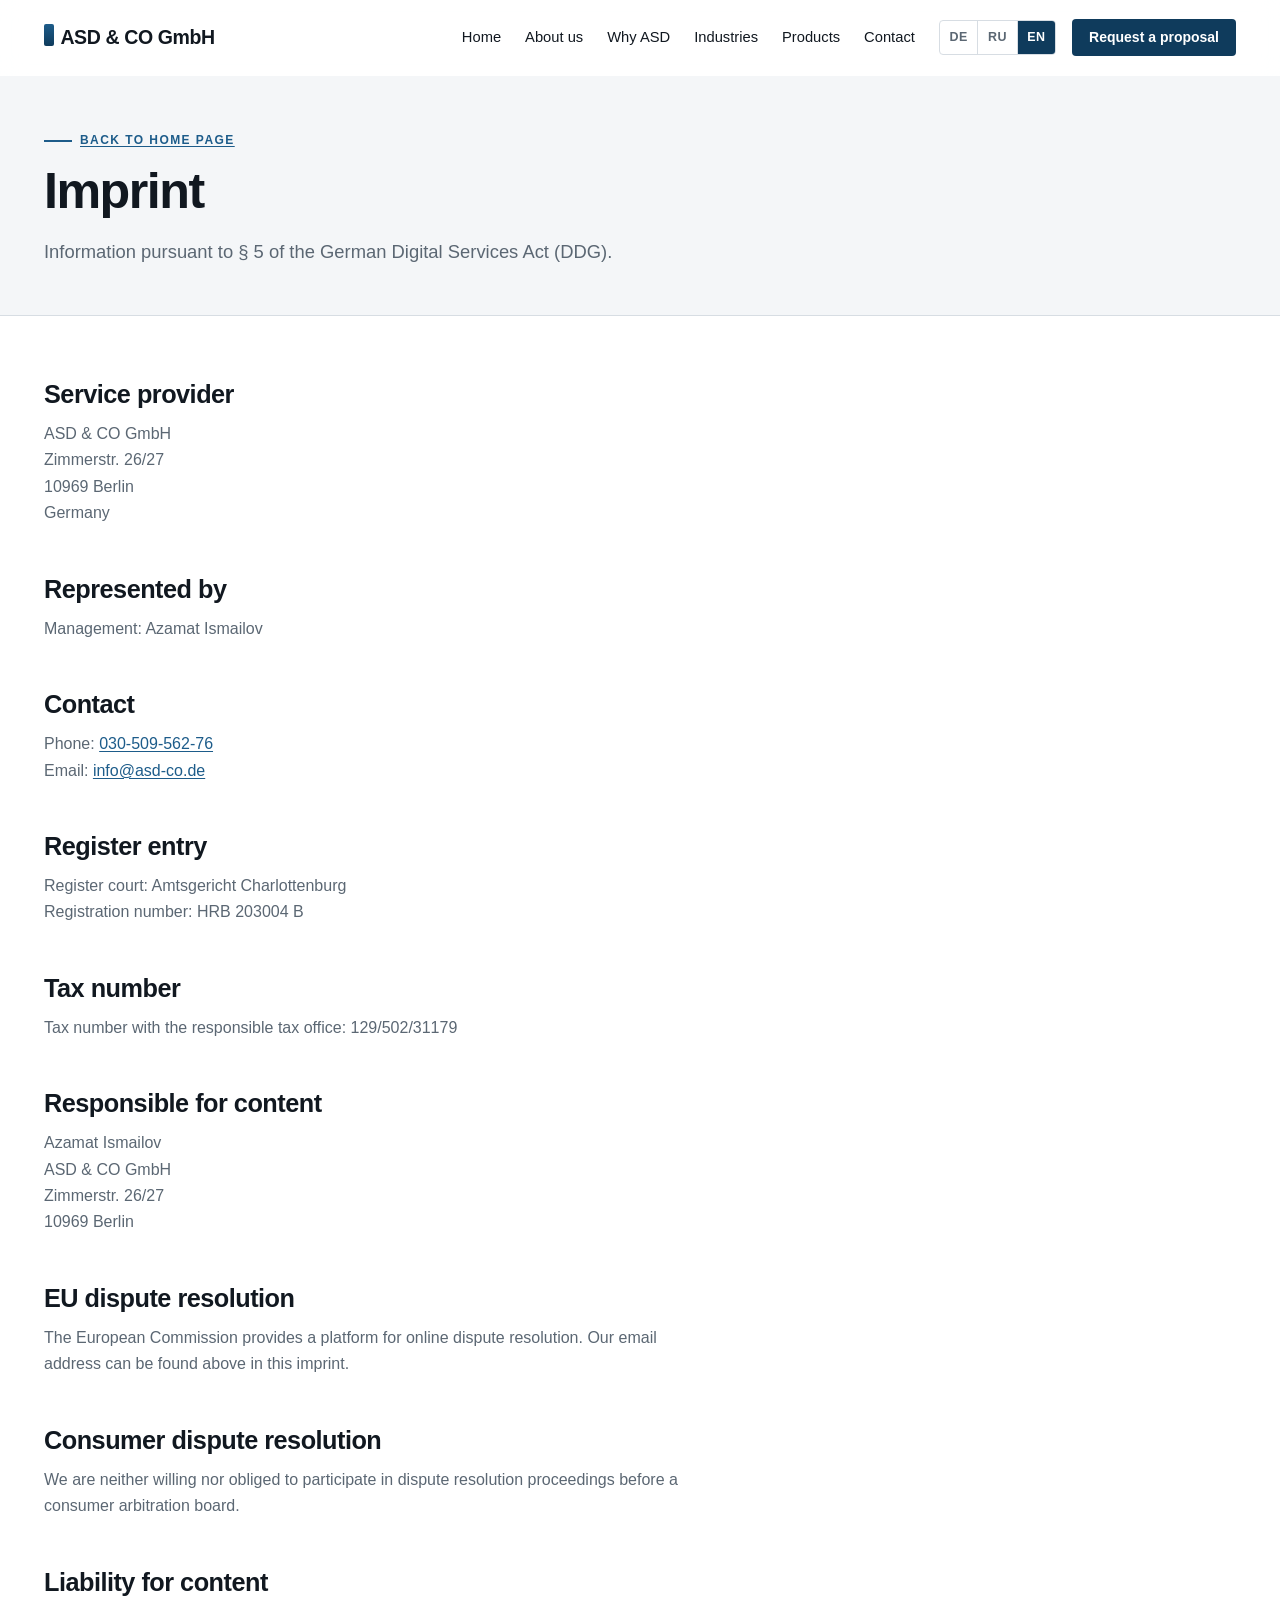
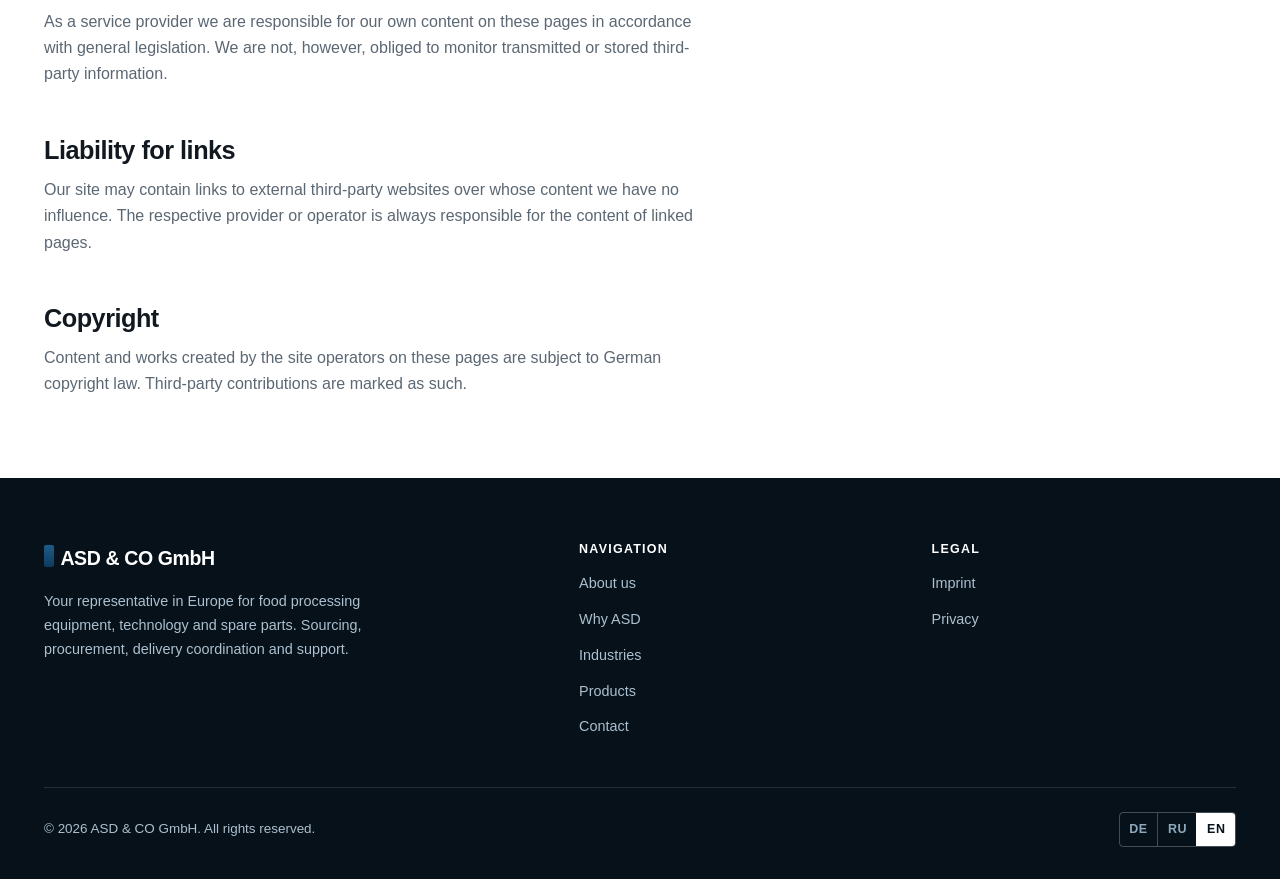
<file: impressum.html>
<!DOCTYPE html>
<html lang="de">
<head>
<meta charset="utf-8">
<meta name="viewport" content="width=device-width, initial-scale=1">
<title data-i18n="imp.metaTitle">Impressum — ASD &amp; CO GmbH</title>
<meta name="robots" content="noindex">
<link rel="stylesheet" href="assets/css/style.css?v=14">
<link rel="icon" href="data:image/svg+xml,<svg xmlns='http://www.w3.org/2000/svg' viewBox='0 0 32 32'><rect width='32' height='32' rx='6' fill='%230f3b5c'/><text x='16' y='22' font-family='Arial' font-size='15' font-weight='bold' fill='white' text-anchor='middle'>A</text></svg>">
</head>
<body>

<a class="skip-link" href="#main" data-i18n="a11y.skip">Zum Inhalt springen</a>

<header class="header" id="header">
  <div class="header__inner">
    <a class="brand" href="index.html" aria-label="ASD &amp; CO GmbH">
      <span class="brand__mark" aria-hidden="true"></span>
      ASD &amp; CO GmbH
    </a>

    <nav class="nav" id="nav" data-i18n-aria="a11y.nav" aria-label="Hauptnavigation">
      <ul class="nav__list">
        <li><a class="nav__link" href="index.html"            data-i18n="nav.home">Startseite</a></li>
        <li><a class="nav__link" href="index.html#about"      data-i18n="nav.about">Über uns</a></li>
        <li><a class="nav__link" href="index.html#why"        data-i18n="nav.why">Warum ASD</a></li>
        <li><a class="nav__link" href="index.html#industries" data-i18n="nav.industries">Branchen</a></li>
        <li><a class="nav__link" href="index.html#supply"     data-i18n="nav.supply">Produkte</a></li>
        <li><a class="nav__link" href="index.html#contact"    data-i18n="nav.contact">Kontakt</a></li>
      </ul>
    </nav>

    <div class="header__actions">
      <div class="lang" role="group" data-i18n-aria="a11y.lang" aria-label="Sprache wählen">
        <button class="lang__btn" type="button" data-lang="de" aria-pressed="true">DE</button>
        <button class="lang__btn" type="button" data-lang="ru" aria-pressed="false">RU</button>
        <button class="lang__btn" type="button" data-lang="en" aria-pressed="false">EN</button>
      </div>
      <a class="btn btn--primary btn--sm header__cta" href="index.html#contact" data-i18n="cta.offer">Angebot erhalten</a>
    </div>
    <button class="burger" type="button" id="burger" aria-expanded="false" aria-controls="nav"
            data-i18n-aria="a11y.menu" aria-label="Menü öffnen">
      <span></span><span></span><span></span>
    </button>
  </div>
</header>

<main id="main">

<section class="page-head">
  <div class="container">
    <p class="eyebrow"><a href="index.html" data-i18n="legal.backHome">Zurück zur Startseite</a></p>
    <h1 data-i18n="imp.title">Impressum</h1>
    <p class="lead" data-i18n="imp.lead">Angaben gemäß § 5 Digitale-Dienste-Gesetz (DDG).</p>
  </div>
</section>

<section class="legal">
  <div class="container">
    <div class="legal__body">

      <h2 data-i18n="imp.h1">Diensteanbieter</h2>
      <address>
        ASD &amp; CO GmbH<br>
        Zimmerstr. 26/27<br>
        10969 Berlin<br>
        <span data-i18n="contact.country">Deutschland</span>
      </address>

      <h2 data-i18n="imp.h2">Vertreten durch</h2>
      <p><span data-i18n="imp.h2t">Geschäftsführung</span>: Azamat Ismailov</p>

      <h2 data-i18n="imp.h3">Kontakt</h2>
      <p>
        <span data-i18n="contact.phoneLabel">Telefon</span>: <a href="tel:+493050956276">030-509-562-76</a><br>
        <span data-i18n="contact.mailLabel">E-Mail</span>: <a href="mailto:info@asd-co.de">info@asd-co.de</a>
      </p>

      <h2 data-i18n="imp.h4">Registereintrag</h2>
      <p>
        <span data-i18n="imp.h4a">Registergericht</span>: Amtsgericht Charlottenburg<br>
        <span data-i18n="imp.h4b">Registernummer</span>: HRB 203004 B
      </p>

      <h2 data-i18n="imp.h5">Steuernummer</h2>
      <p>
        <span data-i18n="imp.h5t">Steuernummer beim zuständigen Finanzamt:</span>
        129/502/31179
      </p>

      <h2 data-i18n="imp.h6">Redaktionell verantwortlich</h2>
      <address>
        Azamat Ismailov<br>
        ASD &amp; CO GmbH<br>
        Zimmerstr. 26/27<br>
        10969 Berlin
      </address>

      <h2 data-i18n="imp.h7">EU-Streitschlichtung</h2>
      <p data-i18n="imp.h7t">
        Die Europäische Kommission stellt eine Plattform zur Online-Streitbeilegung (OS) bereit.
        Unsere E-Mail-Adresse finden Sie oben in diesem Impressum.
      </p>

      <h2 data-i18n="imp.h8">Verbraucherstreitbeilegung</h2>
      <p data-i18n="imp.h8t">
        Wir sind nicht bereit und nicht verpflichtet, an Streitbeilegungsverfahren vor einer
        Verbraucherschlichtungsstelle teilzunehmen.
      </p>

      <h2 data-i18n="imp.h9">Haftung für Inhalte</h2>
      <p data-i18n="imp.h9t">
        Als Diensteanbieter sind wir für eigene Inhalte auf diesen Seiten nach den allgemeinen
        Gesetzen verantwortlich. Wir sind jedoch nicht verpflichtet, übermittelte oder gespeicherte
        fremde Informationen zu überwachen oder nach Umständen zu forschen, die auf eine
        rechtswidrige Tätigkeit hinweisen.
      </p>

      <h2 data-i18n="imp.h10">Haftung für Links</h2>
      <p data-i18n="imp.h10t">
        Unser Angebot enthält gegebenenfalls Links zu externen Websites Dritter, auf deren Inhalte
        wir keinen Einfluss haben. Für die Inhalte der verlinkten Seiten ist stets der jeweilige
        Anbieter oder Betreiber verantwortlich.
      </p>

      <h2 data-i18n="imp.h11">Urheberrecht</h2>
      <p data-i18n="imp.h11t">
        Die durch die Seitenbetreiber erstellten Inhalte und Werke auf diesen Seiten unterliegen dem
        deutschen Urheberrecht. Beiträge Dritter sind als solche gekennzeichnet.
      </p>

    </div>
  </div>
</section>

</main>

<footer class="footer">
  <div class="container">
    <div class="footer__grid">
      <div class="footer__brand-col">
        <a class="brand" href="index.html">
          <span class="brand__mark" aria-hidden="true"></span>
          ASD &amp; CO GmbH
        </a>
        <p class="footer__about" data-i18n="footer.about">
          Ihr Vertreter in Europa für Lebensmittelausrüstung, Technologie und Ersatzteile.
          Auswahl, Beschaffung, Lieferorganisation und Betreuung.
        </p>
      </div>
      <div>
        <h2 class="footer__title" data-i18n="footer.navTitle">Navigation</h2>
        <ul class="footer__list">
          <li><a href="index.html#about"      data-i18n="nav.about">Über uns</a></li>
          <li><a href="index.html#why"        data-i18n="nav.why">Warum ASD</a></li>
          <li><a href="index.html#industries" data-i18n="nav.industries">Branchen</a></li>
          <li><a href="index.html#supply"     data-i18n="nav.supply">Produkte</a></li>
          <li><a href="index.html#contact"    data-i18n="nav.contact">Kontakt</a></li>
        </ul>
      </div>
      <div>
        <h2 class="footer__title" data-i18n="footer.legalTitle">Rechtliches</h2>
        <ul class="footer__list">
          <li><a href="impressum.html"   data-i18n="footer.imprint">Impressum</a></li>
          <li><a href="datenschutz.html" data-i18n="footer.privacy">Datenschutz</a></li>
        </ul>
      </div>
    </div>
    <div class="footer__bottom">
      <p>© <span id="year">2026</span> ASD &amp; CO GmbH. <span data-i18n="footer.rights">Alle Rechte vorbehalten.</span></p>
      <div class="lang" role="group" data-i18n-aria="a11y.lang" aria-label="Sprache wählen">
        <button class="lang__btn" type="button" data-lang="de" aria-pressed="true">DE</button>
        <button class="lang__btn" type="button" data-lang="ru" aria-pressed="false">RU</button>
        <button class="lang__btn" type="button" data-lang="en" aria-pressed="false">EN</button>
      </div>
    </div>
  </div>
</footer>

<script src="assets/js/i18n.js?v=14"></script>
<script src="assets/js/main.js?v=14"></script>
</body>
</html>
</file>
<file: assets/css/style.css>
/* ==========================================================================
   ASD & Co. GmbH — Stylesheet
   Hell & industriell-clean. Alle Farben und Abstände als Custom Properties,
   damit ein Rebrand an genau einer Stelle passiert.
   ========================================================================== */

/* --- Design-Tokens ------------------------------------------------------ */
:root {
  --surface:        #ffffff;
  --surface-muted:  #f4f6f8;
  --surface-sunken: #eaeef2;
  --surface-deep:   #0b1a26;
  --surface-deep-2: #12293c;

  --text:           #111820;
  --text-muted:     #5b6773;
  --text-invert:    #ffffff;
  --text-invert-mut:#adc0cf;

  --border:         #d7dde3;
  --border-strong:  #b9c4cd;

  --accent:         #0f3b5c;
  --accent-light:   #1d5c8a;
  --accent-soft:    #e8eff5;

  --danger:         #b3261e;
  --success:        #1c6b46;

  /* Abstandsskala */
  --sp-1: .25rem;  --sp-2: .5rem;   --sp-3: .75rem;  --sp-4: 1rem;
  --sp-5: 1.5rem;  --sp-6: 2rem;    --sp-7: 3rem;    --sp-8: 4rem;
  --sp-9: 6rem;    --sp-10: 8rem;

  --radius:    4px;
  --radius-lg: 8px;

  --shadow-sm: 0 1px 2px rgba(17, 24, 32, .06);
  --shadow-md: 0 4px 16px rgba(17, 24, 32, .08);
  --shadow-lg: 0 18px 48px rgba(17, 24, 32, .14);

  --container: 1240px;
  --header-h:  76px;

  /* Systemschriften mit vollständiger kyrillischer Abdeckung.
     Bewusst keine Google Fonts vom Google-CDN (DSGVO). */
  --font: -apple-system, BlinkMacSystemFont, "Segoe UI", Roboto,
          "Helvetica Neue", "Noto Sans", Arial, sans-serif;

  --ease: cubic-bezier(.22, .61, .36, 1);

  /* Bewegung — bewusst kurz gehalten: die Seite soll lebendig wirken,
     nicht auf sich warten lassen. */
  --dur-fast: .3s;
  --dur:      .45s;
  --stagger:  .06s;
}

/* --- Reset -------------------------------------------------------------- */
*, *::before, *::after { box-sizing: border-box; }
* { margin: 0; }

html {
  scroll-behavior: smooth;
  /* Ankerziele nicht unter die fixierte Kopfzeile schieben */
  scroll-padding-top: calc(var(--header-h) + var(--sp-4));
  -webkit-text-size-adjust: 100%;
}

body {
  font-family: var(--font);
  font-size: 1rem;
  line-height: 1.65;
  color: var(--text);
  background: var(--surface);
  -webkit-font-smoothing: antialiased;
  /* Verhindert horizontales Scrollen durch überstehende Dekoration */
  overflow-x: hidden;
}

img, svg, video { display: block; max-width: 100%; }
img { height: auto; }

button, input, textarea, select { font: inherit; color: inherit; }
button { cursor: pointer; background: none; border: 0; }

a { color: var(--accent-light); text-decoration-thickness: 1px; text-underline-offset: 2px; }

:focus-visible {
  outline: 3px solid var(--accent-light);
  outline-offset: 2px;
  border-radius: 2px;
}

/* --- Typografie --------------------------------------------------------- */
h1, h2, h3, h4 {
  line-height: 1.15;
  font-weight: 600;
  letter-spacing: -.02em;
  /* Lange deutsche und russische Komposita dürfen umbrechen statt zu überlaufen.
     Bewusst ohne hyphens:auto — das zerhackt Wörter wie "Lebensmitteltechnik"
     mitten in der Überschrift. */
  overflow-wrap: break-word;
  text-wrap: balance;
}

/* Obergrenze so gewählt, dass "Lebensmitteltechnik" in die Hero-Spalte passt
   und nicht mitten im Wort umbricht. */
h1 { font-size: clamp(2rem, 1.3rem + 2.3vw, 3.35rem); letter-spacing: -.03em; }
h2 { font-size: clamp(1.7rem, 1.25rem + 1.7vw, 2.7rem); }
h3 { font-size: clamp(1.1rem, 1rem + .4vw, 1.35rem); letter-spacing: -.01em; }

p { overflow-wrap: break-word; }

/* --- Layout-Bausteine --------------------------------------------------- */
.container {
  width: 100%;
  max-width: var(--container);
  margin-inline: auto;
  padding-inline: var(--sp-5);
}

.section { padding-block: clamp(3.5rem, 2rem + 6vw, 7rem); }
.section--muted  { background: var(--surface-muted); }
.section--deep   { background: var(--surface-deep); color: var(--text-invert); }

.section-head { max-width: 62ch; margin-bottom: var(--sp-7); }
.section-head--center { margin-inline: auto; text-align: center; }

.eyebrow {
  display: inline-flex;
  align-items: center;
  gap: var(--sp-2);
  font-size: .75rem;
  font-weight: 600;
  letter-spacing: .12em;
  text-transform: uppercase;
  color: var(--accent-light);
  margin-bottom: var(--sp-3);
}
.eyebrow::before {
  content: "";
  width: 28px; height: 2px;
  background: currentColor;
}
.section--deep .eyebrow { color: #7fb4d9; }

.lead {
  font-size: clamp(1.02rem, .98rem + .3vw, 1.15rem);
  color: var(--text-muted);
  margin-top: var(--sp-4);
}
.section--deep .lead { color: var(--text-invert-mut); }

/* --- Buttons ------------------------------------------------------------ */
.btn {
  display: inline-flex;
  align-items: center;
  justify-content: center;
  gap: var(--sp-2);
  padding: .85rem 1.6rem;
  border-radius: var(--radius);
  font-weight: 600;
  font-size: .95rem;
  line-height: 1.2;
  text-decoration: none;
  border: 1px solid transparent;
  transition: background-color .18s var(--ease), color .18s var(--ease),
              border-color .18s var(--ease), transform .18s var(--ease);
  text-align: center;
}
.btn:hover { transform: translateY(-1px); }
.btn:active { transform: translateY(0); }

.btn--primary { background: var(--accent); color: #fff; }
.btn--primary:hover { background: var(--accent-light); }

.btn--ghost {
  background: transparent;
  color: var(--text);
  border-color: var(--border-strong);
}
.btn--ghost:hover { border-color: var(--accent); color: var(--accent); background: var(--accent-soft); }

.btn--on-dark {
  background: rgba(255,255,255,.08);
  color: #fff;
  border-color: rgba(255,255,255,.35);
  backdrop-filter: blur(6px);
}
.btn--on-dark:hover { background: rgba(255,255,255,.16); border-color: rgba(255,255,255,.6); }

.btn--sm { padding: .55rem 1rem; font-size: .875rem; }
.btn--block { width: 100%; }

/* ==========================================================================
   Kopfzeile
   ========================================================================== */
.header {
  position: fixed;
  inset: 0 0 auto 0;
  z-index: 100;
  height: var(--header-h);
  display: flex;
  align-items: center;
  background: rgba(255,255,255,.92);
  backdrop-filter: blur(12px);
  border-bottom: 1px solid transparent;
  transition: box-shadow .25s var(--ease), border-color .25s var(--ease), height .25s var(--ease);
}
.header.is-scrolled {
  border-bottom-color: var(--border);
  box-shadow: var(--shadow-sm);
}

.header__inner {
  display: flex;
  align-items: center;
  gap: var(--sp-5);
  width: 100%;
  max-width: var(--container);
  margin-inline: auto;
  padding-inline: var(--sp-5);
}

/* Wortmarke */
.brand {
  display: inline-flex;
  align-items: baseline;
  gap: .4rem;
  text-decoration: none;
  color: var(--text);
  font-weight: 700;
  font-size: 1.22rem;
  letter-spacing: -.02em;
  white-space: nowrap;
  flex-shrink: 0;
}
.brand__mark {
  display: inline-block;
  width: 10px; height: 22px;
  background: linear-gradient(180deg, var(--accent-light), var(--accent));
  border-radius: 2px;
  transform: translateY(2px);
}

/* Navigation */
.nav { margin-inline-start: auto; }
.nav__list {
  display: flex;
  align-items: center;
  gap: var(--sp-5);
  list-style: none;
  padding: 0;
}
.nav__link {
  color: var(--text);
  text-decoration: none;
  font-size: .92rem;
  font-weight: 500;
  padding-block: .4rem;
  border-bottom: 2px solid transparent;
  white-space: nowrap;
  transition: color .18s var(--ease), border-color .18s var(--ease);
}
.nav__link:hover { color: var(--accent); }
.nav__link.is-active { color: var(--accent); border-bottom-color: var(--accent); }

.header__actions { display: flex; align-items: center; gap: var(--sp-4); flex-shrink: 0; }

/* Sprachumschalter */
.lang {
  display: inline-flex;
  align-items: center;
  border: 1px solid var(--border);
  border-radius: var(--radius);
  overflow: hidden;
  background: var(--surface);
}
.lang__btn {
  padding: .38rem .6rem;
  font-size: .78rem;
  font-weight: 600;
  letter-spacing: .04em;
  color: var(--text-muted);
  transition: background-color .16s var(--ease), color .16s var(--ease);
}
.lang__btn + .lang__btn { border-inline-start: 1px solid var(--border); }
.lang__btn:hover { background: var(--surface-muted); color: var(--text); }
.lang__btn[aria-pressed="true"] { background: var(--accent); color: #fff; }

/* Burger */
.burger {
  display: none;
  width: 42px; height: 42px;
  border: 1px solid var(--border);
  border-radius: var(--radius);
  padding: 0;
  position: relative;
}
.burger span {
  position: absolute;
  left: 11px; right: 11px;
  height: 2px;
  background: var(--text);
  transition: transform .22s var(--ease), opacity .22s var(--ease);
}
.burger span:nth-child(1) { top: 14px; }
.burger span:nth-child(2) { top: 20px; }
.burger span:nth-child(3) { top: 26px; }
.burger[aria-expanded="true"] span:nth-child(1) { transform: translateY(6px) rotate(45deg); }
.burger[aria-expanded="true"] span:nth-child(2) { opacity: 0; }
.burger[aria-expanded="true"] span:nth-child(3) { transform: translateY(-6px) rotate(-45deg); }

/* ==========================================================================
   1 — Hero
   ========================================================================== */
.hero {
  position: relative;
  min-height: min(92vh, 860px);
  display: flex;
  align-items: center;
  padding-block: calc(var(--header-h) + var(--sp-8)) var(--sp-8);
  background: var(--surface-deep);
  overflow: hidden;
}
.hero__bg {
  position: absolute;
  inset: 0;
  width: 100%; height: 100%;
  object-fit: cover;
  z-index: 0;
  /* Das Bild setzt sich beim Laden langsam — ruhiger, tiefer Einstieg
     statt eines harten Standbilds. */
  animation: heroSettle 2.4s cubic-bezier(.2, .6, .2, 1) backwards;
}
@keyframes heroSettle {
  from { transform: scale(1.06); }
  to   { transform: none; }
}

/* Hero-Inhalt fährt beim Laden nacheinander ein */
@keyframes riseIn {
  from { opacity: 0; transform: translateY(18px); }
  to   { opacity: 1; transform: none; }
}
.hero__title,
.hero__sub,
.hero__location,
.hero__actions { animation: riseIn .55s var(--ease) backwards; }
.hero__title    { animation-delay: .08s; }
.hero__sub      { animation-delay: .18s; }
.hero__location { animation-delay: .28s; }
.hero__actions  { animation-delay: .36s; }

.hero-card { animation: riseIn .5s var(--ease) backwards; }
.hero-card:nth-child(1) { animation-delay: .42s; }
.hero-card:nth-child(2) { animation-delay: .50s; }
.hero-card:nth-child(3) { animation-delay: .58s; }
.hero-card:nth-child(4) { animation-delay: .66s; }
.hero__scrim {
  position: absolute;
  inset: 0;
  z-index: 1;
  /* Zwei Ebenen: ein kräftiger Verlauf von links für die Lesbarkeit der
     Überschrift, darüber ein leichter Grundton, damit helle Fotos nicht
     ausbrennen. */
  background:
    linear-gradient(100deg, rgba(4,13,20,.95) 0%, rgba(4,13,20,.88) 38%, rgba(4,13,20,.55) 72%, rgba(4,13,20,.62) 100%),
    linear-gradient(180deg, rgba(4,13,20,.35), rgba(4,13,20,.25));
}
.hero__inner {
  position: relative;
  z-index: 2;
  display: grid;
  grid-template-columns: minmax(0, 1.15fr) minmax(0, .85fr);
  gap: clamp(2rem, 1rem + 4vw, 5rem);
  align-items: center;
  width: 100%;
}
.hero__content { color: #fff; max-width: 52ch; }
.hero__title { color: #fff; }
.hero__sub {
  margin-top: var(--sp-5);
  font-size: clamp(1.02rem, .96rem + .4vw, 1.2rem);
  color: #cddae4;
  max-width: 52ch;
}

.hero__location {
  display: inline-flex;
  align-items: center;
  gap: var(--sp-2);
  margin-top: var(--sp-5);
  padding: .4rem .85rem;
  border: 1px solid rgba(255,255,255,.28);
  border-radius: 999px;
  font-size: .84rem;
  letter-spacing: .04em;
  color: #dbe6ee;
  background: rgba(255,255,255,.06);
}

.hero__actions {
  display: flex;
  flex-wrap: wrap;
  gap: var(--sp-3);
  margin-top: var(--sp-6);
}

/* Vier Kärtchen rechts */
.hero__cards {
  display: grid;
  grid-template-columns: 1fr 1fr;
  gap: var(--sp-3);
}
.hero-card {
  display: flex;
  align-items: flex-start;
  gap: var(--sp-3);
  padding: var(--sp-4);
  border-radius: var(--radius-lg);
  background: rgba(255,255,255,.09);
  border: 1px solid rgba(255,255,255,.16);
  backdrop-filter: blur(10px);
  color: #eef4f9;
  font-size: .9rem;
  font-weight: 500;
  line-height: 1.4;
}
.hero-card svg { flex-shrink: 0; width: 20px; height: 20px; color: #7fd4ff; margin-top: 1px; }

/* ==========================================================================
   2 — Wer wir sind
   ========================================================================== */
.split {
  display: grid;
  grid-template-columns: repeat(2, minmax(0, 1fr));
  gap: clamp(2rem, 1rem + 4vw, 4.5rem);
  align-items: center;
}
/* Radius und Beschnitt liegen am Container, nicht am Bild: sonst würde das
   beim Erscheinen leicht vergrößerte Bild über seine Ecken hinauslaufen und
   auf schmalen Fenstern die Seite verbreitern. */
.split__media {
  position: relative;
  border-radius: var(--radius-lg);
  overflow: hidden;
  box-shadow: var(--shadow-md);
}
.split__media img,
.split__media svg {
  width: 100%;
  aspect-ratio: 4 / 3;
  object-fit: cover;
}
.split--reverse .split__media { order: 2; }

.about__name { margin-bottom: var(--sp-2); }
.about__role {
  font-size: clamp(1rem, .95rem + .35vw, 1.2rem);
  color: var(--accent-light);
  font-weight: 500;
  margin-bottom: var(--sp-5);
}
.about__text + .about__text { margin-top: var(--sp-4); }
.about__text { color: var(--text-muted); }

/* ==========================================================================
   3 — Warum Unternehmen uns vertrauen
   ========================================================================== */
.cards {
  display: grid;
  grid-template-columns: repeat(4, minmax(0, 1fr));
  gap: var(--sp-4);
}
.card {
  padding: var(--sp-5);
  background: var(--surface);
  border: 1px solid var(--border);
  border-radius: var(--radius-lg);
  transition: border-color .2s var(--ease), box-shadow .2s var(--ease), transform .2s var(--ease);
}
.card:hover {
  border-color: var(--accent-light);
  box-shadow: var(--shadow-md);
  transform: translateY(-3px);
}
.card__icon {
  width: 44px; height: 44px;
  display: grid; place-items: center;
  border-radius: var(--radius);
  background: var(--accent-soft);
  color: var(--accent);
  margin-bottom: var(--sp-4);
  transition: background-color .22s var(--ease), color .22s var(--ease),
              transform .22s var(--ease);
}
.card:hover .card__icon {
  background: var(--accent);
  color: #fff;
  transform: translateY(-2px);
}
.card__icon svg { width: 22px; height: 22px; }
.card__title { margin-bottom: var(--sp-2); }
.card__text { font-size: .92rem; color: var(--text-muted); line-height: 1.55; }

/* ==========================================================================
   4 — Hauptbereiche (Bildkacheln, ohne Beschreibungstext)
   ========================================================================== */
.tiles {
  display: grid;
  grid-template-columns: repeat(3, minmax(0, 1fr));
  gap: var(--sp-4);
}
.tile {
  position: relative;
  display: block;
  border-radius: var(--radius-lg);
  overflow: hidden;
  aspect-ratio: 4 / 3;
  background: var(--surface-deep);
  text-decoration: none;
}
.tile {
  transition: box-shadow .3s var(--ease), transform .3s var(--ease);
}
.tile img {
  width: 100%; height: 100%;
  object-fit: cover;
  transition: transform .6s var(--ease);
}
.tile:hover { transform: translateY(-4px); box-shadow: var(--shadow-lg); }
.tile:hover img { transform: scale(1.06); }
.tile__label { transition: transform .3s var(--ease); }
.tile:hover .tile__label { transform: translateY(-3px); }
.tile__scrim {
  position: absolute; inset: 0;
  background: linear-gradient(180deg, rgba(6,17,26,0) 38%, rgba(6,17,26,.82) 100%);
}
.tile__label {
  position: absolute;
  inset: auto 0 0 0;
  padding: var(--sp-5);
  color: #fff;
  font-size: clamp(1rem, .95rem + .35vw, 1.22rem);
  font-weight: 600;
  letter-spacing: -.01em;
  display: flex;
  align-items: center;
  gap: var(--sp-3);
}
.tile__label svg { width: 22px; height: 22px; flex-shrink: 0; color: #7fd4ff; }

/* ==========================================================================
   5 — Was wir liefern
   ========================================================================== */
.supply__list {
  display: grid;
  grid-template-columns: repeat(2, minmax(0, 1fr));
  gap: var(--sp-3) var(--sp-5);
  list-style: none;
  padding: 0;
  margin-top: var(--sp-5);
}
.supply__item {
  display: flex;
  align-items: center;
  gap: var(--sp-3);
  padding: var(--sp-3) 0;
  border-bottom: 1px solid var(--border);
  font-weight: 500;
  transition: border-color .22s var(--ease);
}
.supply__item svg {
  width: 20px; height: 20px;
  color: var(--accent-light);
  flex-shrink: 0;
  transition: transform .22s var(--ease);
}
.supply__item:hover { border-bottom-color: var(--accent-light); }
.supply__item:hover svg { transform: translateX(3px); }

/* ==========================================================================
   6 — Europäische Qualität
   ========================================================================== */
.checks { list-style: none; padding: 0; margin-top: var(--sp-5); display: grid; gap: var(--sp-4); }
.checks li {
  display: flex;
  align-items: flex-start;
  gap: var(--sp-3);
  font-size: clamp(1rem, .96rem + .3vw, 1.12rem);
  font-weight: 500;
}
.checks svg { width: 24px; height: 24px; color: #7fd4ff; flex-shrink: 0; margin-top: 2px; }

.pullquote {
  margin-top: var(--sp-6);
  padding: var(--sp-5);
  border-inline-start: 3px solid #7fd4ff;
  background: rgba(255,255,255,.05);
  border-radius: 0 var(--radius) var(--radius) 0;
  color: var(--text-invert-mut);
  font-size: 1.02rem;
}

/* ==========================================================================
   7 — Wie wir arbeiten (Timeline)
   ========================================================================== */
.timeline {
  display: grid;
  grid-template-columns: repeat(6, minmax(0, 1fr));
  gap: var(--sp-4);
  counter-reset: step;
  position: relative;
  margin-top: var(--sp-7);
}
/* Blasse Grundschiene hinter den Punkten */
.timeline::before {
  content: "";
  position: absolute;
  top: 22px;
  left: 8%;
  right: 8%;
  height: 2px;
  background: var(--border-strong);
  z-index: 0;
}

/* Der Strahl, der beim Hereinscrollen von links nach rechts über die Schiene
   läuft. Bewusst per width statt scaleX animiert, damit der Leuchtpunkt an der
   Spitze scharf bleibt und nicht mitverzerrt wird. */
.timeline::after {
  content: "";
  position: absolute;
  top: 22px;
  left: 8%;
  width: 0;
  height: 2px;
  background: linear-gradient(90deg, var(--accent-light), var(--accent));
  box-shadow: 0 0 12px 1px rgba(29, 92, 138, .55);
  z-index: 0;
}
/* Gleichmäßiges Tempo: nur so trifft die Strahlspitze jeden Punkt genau dann,
   wenn dessen Verzögerung abläuft. Mit Ease-out würde der Strahl den Punkten
   in der Mitte davonlaufen. */
.timeline.is-visible::after {
  animation: beam .75s linear forwards;
}
@keyframes beam { to { width: 84%; } }

/* Der Container selbst blendet nicht mit ein — sonst würde er die gestaffelten
   Schritte überdecken. Ausgelöst wird trotzdem über .reveal / .is-visible. */
.timeline.reveal { opacity: 1; transform: none; transition: none; }

.step { position: relative; z-index: 1; text-align: center; opacity: 0; }
.timeline.is-visible .step { animation: stepIn .3s var(--ease) forwards; }
.timeline.is-visible .step__dot { animation: dotIn .3s var(--ease) backwards; }

/* Die Punkte sitzen bei 0 / 20 / 40 / 60 / 80 / 100 % der Strahlstrecke.
   Bei 750 ms Laufzeit erreicht die Spitze sie nach 0 / 150 / 300 / 450 / 600 /
   750 ms — die Verzögerungen liegen minimal davor, damit der Punkt im Moment
   des Vorbeilaufens fertig ist. Gesamtdauer rund eine Sekunde. */
.timeline.is-visible .step:nth-child(1),
.timeline.is-visible .step:nth-child(1) .step__dot { animation-delay: 0s; }
.timeline.is-visible .step:nth-child(2),
.timeline.is-visible .step:nth-child(2) .step__dot { animation-delay: .14s; }
.timeline.is-visible .step:nth-child(3),
.timeline.is-visible .step:nth-child(3) .step__dot { animation-delay: .28s; }
.timeline.is-visible .step:nth-child(4),
.timeline.is-visible .step:nth-child(4) .step__dot { animation-delay: .42s; }
.timeline.is-visible .step:nth-child(5),
.timeline.is-visible .step:nth-child(5) .step__dot { animation-delay: .56s; }
.timeline.is-visible .step:nth-child(6),
.timeline.is-visible .step:nth-child(6) .step__dot { animation-delay: .70s; }

@keyframes stepIn {
  from { opacity: 0; transform: translateY(10px); }
  to   { opacity: 1; transform: none; }
}
@keyframes dotIn {
  0%   { transform: scale(.4); }
  60%  { transform: scale(1.14); }
  100% { transform: scale(1); }
}
.step__dot {
  width: 44px; height: 44px;
  margin: 0 auto var(--sp-4);
  display: grid; place-items: center;
  border-radius: 50%;
  background: var(--surface);
  border: 2px solid var(--accent);
  color: var(--accent);
  font-weight: 700;
  font-size: .95rem;
}
.step__title { font-size: 1rem; margin-bottom: var(--sp-1); }
.step__text { font-size: .86rem; color: var(--text-muted); line-height: 1.5; }

/* ==========================================================================
   8 — Kontakt
   ========================================================================== */
.contact { position: relative; background: var(--surface-deep); color: #fff; overflow: hidden; }
.contact__bg {
  position: absolute; inset: 0;
  width: 100%; height: 100%;
  object-fit: cover;
  opacity: .22;
}
.contact__scrim {
  position: absolute; inset: 0;
  background: linear-gradient(180deg, rgba(11,26,38,.90), rgba(11,26,38,.97));
}
.contact__inner { position: relative; z-index: 2; }

.contact__grid {
  display: grid;
  grid-template-columns: minmax(0, .8fr) minmax(0, 1.2fr);
  gap: clamp(2rem, 1rem + 4vw, 4.5rem);
  align-items: start;
}

.contact__facts { list-style: none; padding: 0; display: grid; gap: var(--sp-5); margin-top: var(--sp-6); }
.contact__fact { display: flex; gap: var(--sp-3); align-items: flex-start; }
.contact__fact svg { width: 22px; height: 22px; color: #7fd4ff; flex-shrink: 0; margin-top: 3px; }
.contact__fact-label { font-size: .78rem; text-transform: uppercase; letter-spacing: .1em; color: #8fa9bd; }
.contact__fact-value { font-weight: 500; }
.contact__fact-value a { color: #fff; text-decoration: none; border-bottom: 1px solid rgba(255,255,255,.35); }
.contact__fact-value a:hover { border-bottom-color: #7fd4ff; }

/* --- Formular ----------------------------------------------------------- */
.form {
  background: var(--surface);
  color: var(--text);
  padding: clamp(1.5rem, 1rem + 2vw, 2.5rem);
  border-radius: var(--radius-lg);
  box-shadow: var(--shadow-lg);
}
.form__grid {
  display: grid;
  grid-template-columns: repeat(2, minmax(0, 1fr));
  gap: var(--sp-4);
}
.field { display: flex; flex-direction: column; gap: var(--sp-2); }
.field--full { grid-column: 1 / -1; }

.field__label { font-size: .86rem; font-weight: 600; }
.field__req { color: var(--danger); }

.field input[type="text"],
.field input[type="email"],
.field input[type="tel"],
.field select,
.field textarea {
  width: 100%;
  padding: .7rem .85rem;
  border: 1px solid var(--border-strong);
  border-radius: var(--radius);
  background: var(--surface);
  transition: border-color .16s var(--ease), box-shadow .16s var(--ease);
}
.field textarea { resize: vertical; min-height: 120px; }
.field input:focus, .field select:focus, .field textarea:focus {
  outline: none;
  border-color: var(--accent-light);
  box-shadow: 0 0 0 3px rgba(29, 92, 138, .16);
}
.field.has-error input,
.field.has-error select,
.field.has-error textarea { border-color: var(--danger); }
.field.has-error .field__error { display: block; }

.field__error {
  display: none;
  font-size: .8rem;
  color: var(--danger);
  font-weight: 500;
}

/* Einwilligung */
.consent { display: flex; gap: var(--sp-3); align-items: flex-start; }
.consent input[type="checkbox"] {
  width: 18px; height: 18px;
  margin-top: 3px;
  flex-shrink: 0;
  accent-color: var(--accent);
}
.consent label { font-size: .86rem; color: var(--text-muted); line-height: 1.5; }

/* Erfolgs- und Hinweiszustand */
.form__note {
  margin-top: var(--sp-4);
  font-size: .8rem;
  color: var(--text-muted);
  text-align: center;
}
.form__sendError {
  margin-top: var(--sp-3);
  padding: var(--sp-3) var(--sp-4);
  background: #fdecea;
  border: 1px solid #f3b4ac;
  border-radius: var(--radius);
  color: var(--danger);
  font-size: .85rem;
  text-align: center;
}
.form__sendError a { color: inherit; text-decoration: underline; }
.form__success {
  display: none;
  text-align: center;
  padding: var(--sp-6) var(--sp-4);
}
.form__success svg { width: 56px; height: 56px; color: var(--success); margin: 0 auto var(--sp-4); }
.form__success h3 { margin-bottom: var(--sp-3); }
.form__success p { color: var(--text-muted); }
.form.is-sent .form__body { display: none; }
.form.is-sent .form__success { display: block; }

/* ==========================================================================
   Fußzeile
   ========================================================================== */
.footer {
  background: #06111a;
  color: var(--text-invert-mut);
  padding-block: var(--sp-8) var(--sp-6);
  font-size: .9rem;
}
.footer__grid {
  display: grid;
  grid-template-columns: 1.6fr 1fr 1fr;
  gap: var(--sp-7);
  padding-bottom: var(--sp-7);
  border-bottom: 1px solid rgba(255,255,255,.12);
}
.footer .brand { color: #fff; }
.footer__about { margin-top: var(--sp-4); max-width: 42ch; }
.footer__title {
  font-size: .78rem; text-transform: uppercase; letter-spacing: .1em;
  color: #fff; margin-bottom: var(--sp-4); font-weight: 600;
}
.footer__list { list-style: none; padding: 0; display: grid; gap: var(--sp-3); }
.footer__list a { color: var(--text-invert-mut); text-decoration: none; }
.footer__list a:hover { color: #fff; text-decoration: underline; }

.footer__bottom {
  display: flex;
  flex-wrap: wrap;
  gap: var(--sp-4);
  justify-content: space-between;
  align-items: center;
  padding-top: var(--sp-5);
  font-size: .84rem;
}
.footer .lang { background: transparent; border-color: rgba(255,255,255,.25); }
.footer .lang__btn { color: #8fa9bd; }
.footer .lang__btn + .lang__btn { border-color: rgba(255,255,255,.25); }
.footer .lang__btn:hover { background: rgba(255,255,255,.08); color: #fff; }
.footer .lang__btn[aria-pressed="true"] { background: #fff; color: #06111a; }

/* ==========================================================================
   Rechtsseiten (Impressum / Datenschutz)
   ========================================================================== */
.page-head {
  padding-block: calc(var(--header-h) + var(--sp-7)) var(--sp-7);
  background: var(--surface-muted);
  border-bottom: 1px solid var(--border);
}
.legal { padding-block: var(--sp-8); }
.legal__body { max-width: 74ch; }
.legal__body h2 { font-size: clamp(1.25rem, 1.1rem + .6vw, 1.6rem); margin-top: var(--sp-7); margin-bottom: var(--sp-3); }
.legal__body h2:first-child { margin-top: 0; }
.legal__body h3 { margin-top: var(--sp-5); margin-bottom: var(--sp-2); }
.legal__body p, .legal__body ul { color: var(--text-muted); margin-bottom: var(--sp-4); }
.legal__body ul { padding-inline-start: var(--sp-5); display: grid; gap: var(--sp-2); }
.legal__body address { font-style: normal; color: var(--text-muted); margin-bottom: var(--sp-4); }

/* ==========================================================================
   Hilfsklassen
   ========================================================================== */
.skip-link {
  position: absolute;
  left: var(--sp-4);
  top: -100px;
  z-index: 200;
  background: var(--accent);
  color: #fff;
  padding: .75rem 1.25rem;
  border-radius: var(--radius);
  text-decoration: none;
  transition: top .18s var(--ease);
}
.skip-link:focus { top: var(--sp-4); }

.visually-hidden {
  position: absolute !important;
  width: 1px; height: 1px;
  padding: 0; margin: -1px;
  overflow: hidden;
  clip: rect(0 0 0 0);
  white-space: nowrap;
  border: 0;
}

/* Einblendungen beim Scrollen */
.reveal {
  opacity: 0;
  transform: translateY(18px);
  transition: opacity .6s var(--ease), transform .6s var(--ease);
}
.reveal.is-visible { opacity: 1; transform: none; }

/* --- Gestaffeltes Erscheinen -------------------------------------------- */
/* Auf ein Raster gesetzt, erscheinen dessen Kinder nacheinander statt als
   ein Block. Der Container selbst blendet dann nicht mit ein — sonst würde
   sein eigenes Einblenden die Staffelung überdecken. */
.reveal.stagger { opacity: 1; transform: none; transition: none; }

.stagger > * {
  opacity: 0;
  transform: translateY(14px);
  transition: opacity var(--dur) var(--ease), transform var(--dur) var(--ease);
}
.stagger.is-visible > * { opacity: 1; transform: none; }

.stagger.is-visible > *:nth-child(1)  { transition-delay: 0s;   }
.stagger.is-visible > *:nth-child(2)  { transition-delay: .06s; }
.stagger.is-visible > *:nth-child(3)  { transition-delay: .12s; }
.stagger.is-visible > *:nth-child(4)  { transition-delay: .18s; }
.stagger.is-visible > *:nth-child(5)  { transition-delay: .24s; }
.stagger.is-visible > *:nth-child(6)  { transition-delay: .30s; }
.stagger.is-visible > *:nth-child(7)  { transition-delay: .36s; }
.stagger.is-visible > *:nth-child(8)  { transition-delay: .42s; }
.stagger.is-visible > *:nth-child(9)  { transition-delay: .48s; }
.stagger.is-visible > *:nth-child(10) { transition-delay: .54s; }
.stagger.is-visible > *:nth-child(11) { transition-delay: .60s; }
.stagger.is-visible > *:nth-child(12) { transition-delay: .66s; }

/* Die Akzentlinie vor den Überschriften zieht sich auf */
.reveal .eyebrow::before {
  transform: scaleX(0);
  transform-origin: left center;
  transition: transform .5s var(--ease) .12s;
}
.reveal.is-visible .eyebrow::before { transform: none; }

/* Bilder setzen sich beim Erscheinen leicht — gibt Tiefe statt hartem Auftauchen */
.split .split__media img {
  transform: scale(1.04);
  transition: transform .9s var(--ease);
}
.split.is-visible .split__media img { transform: none; }

/* ==========================================================================
   Responsive
   ========================================================================== */
@media (max-width: 1100px) {
  .cards { grid-template-columns: repeat(2, minmax(0, 1fr)); }
  .timeline { grid-template-columns: repeat(3, minmax(0, 1fr)); row-gap: var(--sp-6); }
  /* Ohne durchgehende Zeile ergibt auch der Strahl keinen Sinn — die Schritte
     erscheinen weiterhin nacheinander. */
  .timeline::before, .timeline::after { display: none; }
}

@media (max-width: 960px) {
  /* Navigation wandert ins Ausklappmenü */
  .nav {
    position: fixed;
    inset: var(--header-h) 0 auto 0;
    background: var(--surface);
    border-bottom: 1px solid var(--border);
    box-shadow: var(--shadow-md);
    padding: var(--sp-5);
    margin: 0;
    display: none;
    max-height: calc(100dvh - var(--header-h));
    overflow-y: auto;
  }
  .nav.is-open { display: block; }
  .nav__list { flex-direction: column; align-items: stretch; gap: 0; }
  .nav__link {
    display: block;
    padding: var(--sp-4) 0;
    border-bottom: 1px solid var(--border);
    font-size: 1rem;
  }
  .nav__link.is-active { border-bottom-color: var(--border); }
  /* Der Kopfbereich bricht in zwei Zeilen um: oben Logo + Menü-Symbol, darunter
     Sprachumschalter + Angebots-Knopf. Bei 375px passen sonst nicht alle vier
     Elemente nebeneinander — der Knopf soll aber immer sichtbar bleiben,
     nicht im Ausklappmenü verschwinden. */
  :root { --header-h: 116px; }
  .header__inner { flex-wrap: wrap; row-gap: var(--sp-3); }
  .brand { order: 1; }
  .burger { display: block; order: 2; margin-inline-start: auto; }
  .header__actions {
    order: 3;
    flex-basis: 100%;
    margin-inline-start: 0;
    justify-content: flex-start;
  }

  .hero__inner { grid-template-columns: 1fr; }
  .hero__content { max-width: none; }
  .hero__cards { grid-template-columns: repeat(2, minmax(0, 1fr)); }

  .split { grid-template-columns: 1fr; }
  .split--reverse .split__media { order: 0; }

  .tiles { grid-template-columns: repeat(2, minmax(0, 1fr)); }

  .contact__grid { grid-template-columns: 1fr; }

  .footer__grid { grid-template-columns: 1fr 1fr; gap: var(--sp-6); }
  .footer__brand-col { grid-column: 1 / -1; }
}

@media (max-width: 640px) {
  .cards { grid-template-columns: 1fr; }
  .tiles { grid-template-columns: 1fr; }
  .timeline { grid-template-columns: 1fr; text-align: start; }
  .step { display: grid; grid-template-columns: 44px 1fr; gap: var(--sp-4); text-align: start; }
  .step__dot { margin: 0; }

  .form__grid { grid-template-columns: 1fr; }
  .supply__list { grid-template-columns: 1fr; }
  .hero__cards { grid-template-columns: 1fr; }
  .hero__actions .btn { width: 100%; }

  .footer__grid { grid-template-columns: 1fr; }
  .footer__bottom { flex-direction: column; align-items: flex-start; }
}

/* ==========================================================================
   Bewegung reduzieren
   ========================================================================== */
@media (prefers-reduced-motion: reduce) {
  html { scroll-behavior: auto; }
  *, *::before, *::after {
    animation-duration: .001ms !important;
    animation-iteration-count: 1 !important;
    transition-duration: .001ms !important;
  }
  .reveal { opacity: 1; transform: none; }
  .tile:hover img, .tile:hover, .tile:hover .tile__label { transform: none; }
  /* Ablauf ohne Bewegung: alles sofort sichtbar, kein Strahl */
  .step { opacity: 1; }
  .timeline::after { display: none; }
  /* Gestaffelte Inhalte sofort sichtbar, ohne Verzögerung */
  .stagger > * { opacity: 1; transform: none; transition-delay: 0s !important; }
  .reveal .eyebrow::before { transform: none; }
  .split .split__media img { transform: none; }
  .hero__bg, .hero__title, .hero__sub, .hero__location,
  .hero__actions, .hero-card { animation: none; }
}

/* ==========================================================================
   Druck
   ========================================================================== */
@media print {
  .header, .footer, .hero__bg, .hero__scrim, .contact__bg, .burger, .lang { display: none !important; }
  body { color: #000; }
  .section { padding-block: 1rem; }
}
</file>
